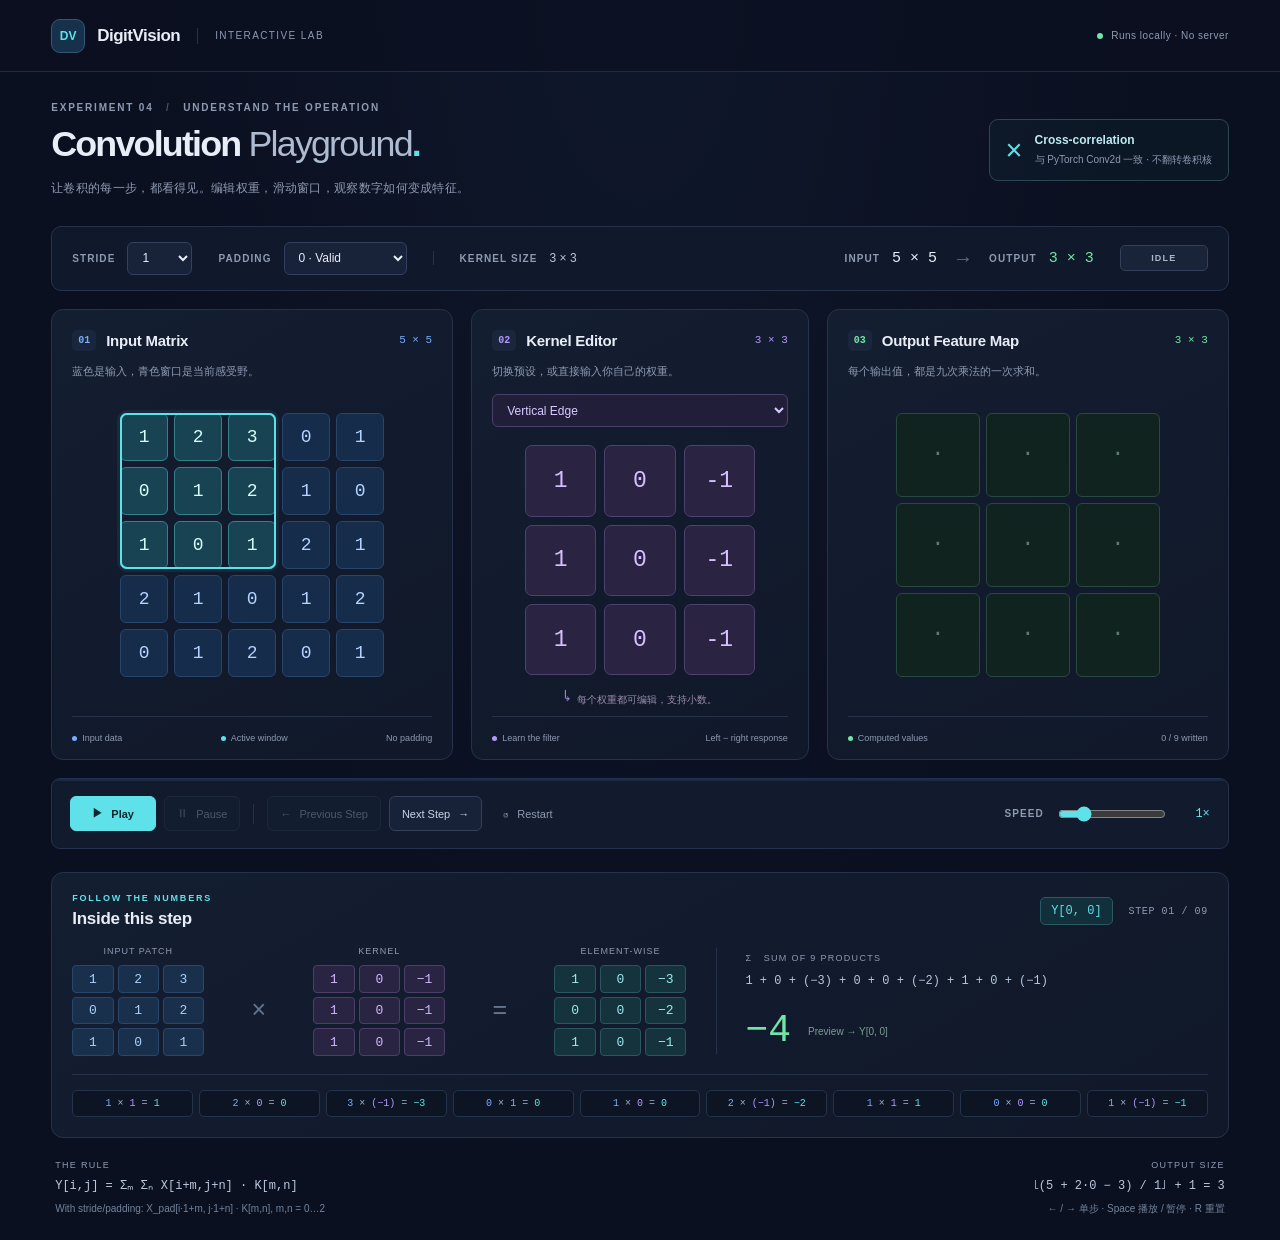
<file: prototypes/convolution_playground/index.html>
<!doctype html>
<html lang="zh-CN">
<head><link rel="icon" type="image/svg+xml" href="/digitvision/favicon.svg">
  <meta charset="utf-8">
  <meta name="viewport" content="width=device-width,initial-scale=1">
  <meta name="theme-color" content="#0B1020">
  <meta name="description" content="DigitVision 离线卷积实验：逐步观察真实的互相关计算。">
  <title>Convolution Playground · DigitVision</title>
  <link rel="stylesheet" href="styles.css">
  <script src="app.js" defer></script>
</head>
<body>
  <header class="topbar">
    <a class="brand" href="index.html" aria-label="DigitVision playground home"><span class="brand-mark">DV</span><strong>DigitVision</strong><span class="brand-divider"></span><span class="brand-section">INTERACTIVE LAB</span></a>
    <span class="offline"><i></i> Runs locally · No server</span>
  </header>
  <main>
    <section class="hero">
      <div><p class="eyebrow">EXPERIMENT 04 <span> / </span> UNDERSTAND THE OPERATION</p><h1>Convolution <span>Playground</span><span class="title-dot">.</span></h1><p class="subtitle">让卷积的每一步，都看得见。编辑权重，滑动窗口，观察数字如何变成特征。</p></div>
      <div class="operation-tag"><span>×</span><div><strong>Cross-correlation</strong><small>与 PyTorch Conv2d 一致 · 不翻转卷积核</small></div></div>
    </section>

    <section class="parameter-bar" aria-label="Convolution parameters">
      <div class="parameter"><label for="stride">STRIDE</label><select id="stride"><option value="1">1</option><option value="2">2</option></select></div>
      <div class="parameter"><label for="padding">PADDING</label><select id="padding"><option value="0">0 · Valid</option><option value="1">1 · Zero pad</option></select></div>
      <div class="parameter fixed"><span>KERNEL SIZE</span><strong>3 × 3</strong></div>
      <div class="shape-equation"><span>INPUT</span><strong>5 × 5</strong><b>→</b><span>OUTPUT</span><strong id="output-shape">3 × 3</strong></div>
      <span id="state-badge" class="state-badge" data-state="IDLE">IDLE</span>
    </section>

    <section class="workspace" aria-label="Convolution workspace">
      <article class="card input-card">
        <div class="card-heading"><div><span class="section-number blue">01</span><h2>Input Matrix</h2></div><span class="dimension blue" id="input-shape">5 × 5</span></div>
        <p class="card-caption">蓝色是输入，青色窗口是当前感受野。</p>
        <div class="matrix-stage"><div id="input-grid" class="matrix input-grid" role="grid" aria-label="Padded input matrix"></div></div>
        <div class="card-footer"><span><i class="legend-dot blue-bg"></i>Input data</span><span><i class="legend-dot cyan-bg"></i>Active window</span><span id="padding-note">No padding</span></div>
      </article>

      <article class="card kernel-card">
        <div class="card-heading"><div><span class="section-number purple">02</span><h2>Kernel Editor</h2></div><span class="dimension purple">3 × 3</span></div>
        <p class="card-caption">切换预设，或直接输入你自己的权重。</p>
        <label class="sr-only" for="preset">Kernel preset</label>
        <select id="preset" class="preset"><option value="vertical">Vertical Edge</option><option value="horizontal">Horizontal Edge</option><option value="diagonal">Diagonal Edge</option><option value="custom">Custom</option></select>
        <div id="kernel-grid" class="kernel-grid" aria-label="Editable kernel weights"></div>
        <p class="kernel-hint"><span>↳</span> 每个权重都可编辑，支持小数。</p>
        <p id="kernel-error" class="error" role="alert" hidden></p>
        <div class="card-footer"><span><i class="legend-dot purple-bg"></i>Learn the filter</span><span id="preset-description">Left − right response</span></div>
      </article>

      <article class="card output-card">
        <div class="card-heading"><div><span class="section-number green">03</span><h2>Output Feature Map</h2></div><span class="dimension green" id="output-dimension">3 × 3</span></div>
        <p class="card-caption">每个输出值，都是九次乘法的一次求和。</p>
        <div class="matrix-stage"><div id="output-grid" class="matrix output-grid" role="grid" aria-label="Output feature map"></div></div>
        <div class="card-footer"><span><i class="legend-dot green-bg"></i>Computed values</span><span id="written-count">0 / 9 written</span></div>
      </article>
    </section>

    <section class="transport" aria-label="Animation controls">
      <div class="progress-line"><div id="progress-fill"></div></div>
      <div class="transport-buttons">
        <button id="play" class="button primary"><span aria-hidden="true">▶</span> Play</button>
        <button id="pause" class="button" disabled><span aria-hidden="true">Ⅱ</span> Pause</button>
        <span class="control-divider"></span>
        <button id="previous" class="button" disabled><span aria-hidden="true">←</span> Previous Step</button>
        <button id="next" class="button">Next Step <span aria-hidden="true">→</span></button>
        <button id="restart" class="button ghost"><span aria-hidden="true">↺</span> Restart</button>
      </div>
      <div class="speed-control"><label for="speed">SPEED</label><input id="speed" type="range" min="0.5" max="3" step="0.5" value="1"><output id="speed-value" for="speed">1×</output></div>
      <div id="progress-announcement" class="sr-only" role="status" aria-live="polite"></div>
    </section>

    <section class="card calculation">
      <div class="calculation-heading"><div><p class="eyebrow cyan">FOLLOW THE NUMBERS</p><h2>Inside this step</h2></div><div class="step-location"><span id="current-position">Y[0, 0]</span><span id="step-number">STEP 01 / 09</span></div></div>
      <div class="calculation-content">
        <div class="dot-product">
          <div class="mini-block"><span>INPUT PATCH</span><div id="patch-grid" class="mini-grid patch-grid"></div></div>
          <span class="math-operator">×</span>
          <div class="mini-block"><span>KERNEL</span><div id="weight-grid" class="mini-grid weight-grid"></div></div>
          <span class="math-operator">=</span>
          <div class="mini-block"><span>ELEMENT-WISE</span><div id="product-grid" class="mini-grid product-grid"></div></div>
        </div>
        <div class="summation"><span class="sum-label">Σ &nbsp; SUM OF 9 PRODUCTS</span><div id="sum-expression" class="sum-expression"></div><div class="sum-result"><strong id="current-sum">−4</strong><span id="sum-destination">Preview → Y[0, 0]</span></div></div>
      </div>
      <div id="multiplication-terms" class="multiplication-terms" aria-label="Nine element-wise multiplication equations"></div>
    </section>

    <footer class="formula-footer">
      <div><span class="formula-label">THE RULE</span><code>Y[i,j] = Σₘ Σₙ X[i+m,j+n] · K[m,n]</code><small id="stride-formula">With stride/padding: X_pad[i·1+m, j·1+n] · K[m,n], m,n = 0…2</small></div>
      <div class="size-rule"><span>OUTPUT SIZE</span><code id="size-formula">⌊(5 + 2·0 − 3) / 1⌋ + 1 = 3</code><small>← / → 单步 · Space 播放 / 暂停 · R 重置</small></div>
    </footer>
    <details id="qa-panel" hidden><summary>Browser self-test report</summary><pre id="qa-report"></pre></details>
  </main>
</body>
</html>
</file>
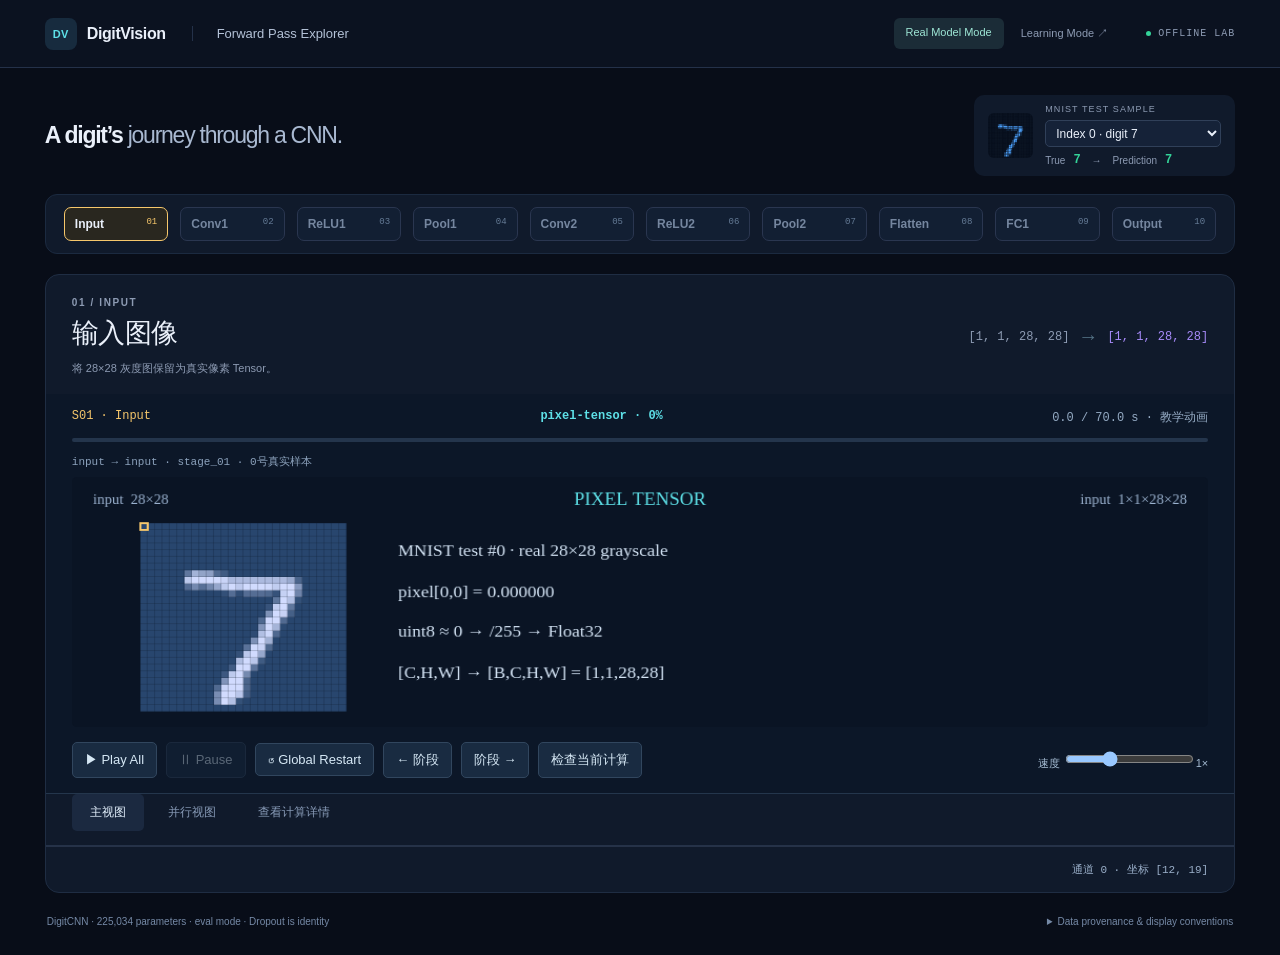
<file: prototypes/forward_pass_explorer/index.html>
<!doctype html>
<html lang="zh-CN">
<head><link rel="icon" type="image/svg+xml" href="/digitvision/favicon.svg">
<meta charset="utf-8"><meta name="viewport" content="width=device-width,initial-scale=1">
<meta name="theme-color" content="#080D18">
<title>Forward Pass Explorer · DigitVision</title>
<link rel="stylesheet" href="styles.css"><link rel="stylesheet" href="information_architecture.css"><link rel="stylesheet" href="global_engine.css"><link rel="stylesheet" href="advanced_spatial.css?v=122">

<script src="../../release-bootstrap.js?release=20261120c" data-explorer="2d" defer></script>
<link rel="stylesheet" href="dense_story.css?release=20261120c">
</head>
<body>
<header class="topbar">
  <a class="brand" href="index.html"><span class="brand-symbol">DV</span><strong>DigitVision</strong></a>
  <span class="page-name">Forward Pass Explorer</span>
  <nav aria-label="Data modes"><span class="mode active">Real Model Mode</span><a class="mode" href="../convolution_playground/index.html" target="_blank" rel="noopener" title="人工教学矩阵，与真实模型数据分开">Learning Mode ↗</a></nav>
  <span class="local-badge"><i></i> OFFLINE LAB</span>
</header>
<main>
  <section class="intro">
    <div><p class="eyebrow">NEURAL SCIENCE LAB / EXPERIMENT 06</p><h1>A digit’s <span>journey through a CNN.</span></h1><p class="subtitle">沿着真实数据，探索每一层内部的计算。Python 完成推理，浏览器回放真实记录。</p></div>
    <div class="sample-picker"><canvas id="sample-preview" width="64" height="64" aria-label="Selected MNIST sample"></canvas><div><label for="sample">MNIST TEST SAMPLE</label><select id="sample"></select><div class="sample-labels">True <strong id="true-label">7</strong><span>→</span>Prediction <strong id="predicted-label">7</strong></div></div></div>
  </section>

  <section class="network-shell" aria-label="Global forward pass">
    <div class="section-line"><span>THE FORWARD PASS</span><span id="network-progress">Input / 10 layers</span></div>
    <div id="pipeline" class="pipeline" role="navigation" aria-label="CNN layers"></div>
    <div class="global-controls">
      <div class="button-group"><button id="global-play" class="button primary">▶ Play All</button><button id="global-pause" class="button" disabled>Ⅱ Pause</button><button id="global-previous" class="button">← Previous Layer</button><button id="global-next" class="button">Next Layer →</button><button id="global-restart" class="button ghost">↺ Restart</button></div>
      <div class="speed"><label for="global-speed">Global speed</label><input id="global-speed" type="range" min="0.5" max="8" step="0.5" value="1"><output id="global-speed-label">1×</output></div>
      <span id="global-status" class="status">IDLE</span>
    </div>
  </section>

  <section id="stage" class="stage">
    <div class="stage-heading"><div><p id="stage-category" class="eyebrow">01 / INPUT</p><h2 id="stage-title">From image to tensor</h2><p id="stage-description">真实 MNIST 图像，保留原始 [0,1] 像素值。</p></div><div class="stage-shape"><span id="stage-input-shape"></span><b>→</b><strong id="stage-output-shape"></strong></div></div>
    <section id="multi-channel-overview" class="mc-overview" hidden aria-label="Parallel tensor channel overview"></section>
    <div class="selection-bar">
      <label id="channel-control">Output channel <select id="channel"></select></label>
      <label id="input-channel-control">Input channel <select id="input-channel"></select></label>
      <label id="row-control">Row <input id="row" type="number" min="0" value="0"></label>
      <label id="col-control">Column <input id="col" type="number" min="0" value="0"></label>
      <label id="neuron-control">Neuron / digit <input id="neuron" type="number" min="0" value="0"></label>
      <label id="flat-control">Vector index <input id="flat-index" type="number" min="0" max="1599" value="0"></label>
      <span class="real-indicator"><i></i> Actual weights · actual activations</span>
    </div>
    <div id="layer-animation-controls" class="layer-animation-controls" hidden><label>Animation mode <select id="layer-animation-mode"><option value="fast">Fast Overview · 2–4 s</option><option value="detailed">Detailed · 10–20 s</option><option value="step">Step · 手动比较</option></select></label><span id="layer-animation-duration"></span><span id="layer-animation-state"></span><p>当前通道的独立运算视图 · 32 个通道可并行处理 · 动画仅回放真实记录，不代表推理耗时。</p></div>
    <div id="conv1-mode-controls" class="conv1-mode-controls" hidden><label>Animation mode <select id="conv1-mode"><option value="fast">Fast Overview · 2–4 s</option><option value="detailed">Detailed · 10–20 s</option><option value="step">Step · 手动检查</option></select></label><span id="conv1-duration"></span><span id="conv1-inspection-status"></span><p>仅回放真实记录，不模拟 CNN 实际耗时；32 个输出通道可并行计算，不是逐通道串行扫描。</p></div>
    <div class="operation-toolbar">    <div class="local-controls"><div class="button-group"><button id="local-play" class="button secondary">▶ Play</button><button id="local-pause" class="button" disabled>Ⅱ Pause</button><button id="local-previous" class="button">← Previous Step</button><button id="local-next" class="button">Next Step →</button><button id="local-restart" class="button ghost">↺ Restart</button></div><div class="speed"><label for="local-speed">Local speed</label><input id="local-speed" type="range" min="0.5" max="8" step="0.5" value="1"><output id="local-speed-label">1×</output></div></div>
    <div class="timeline"><div id="local-progress"></div></div>
<div class="local-step"><span id="local-position">STEP 0</span><span id="local-status" class="status">IDLE</span></div></div>
    <div class="stage-grid">
      <article class="tensor-pane"><div class="pane-heading"><h3 id="source-title">Input image</h3><button class="icon-button" id="zoom-source" aria-label="Enlarge source feature map">↗</button></div><div class="canvas-shell"><canvas id="source-canvas" width="360" height="360" aria-label="Source tensor; click to select a spatial location"></canvas><span id="receptive-window" aria-hidden="true" hidden></span></div><p id="source-caption" class="tensor-caption"></p><canvas id="input-bank" class="bank-canvas" width="480" height="240" aria-label="32 real input feature maps, click a channel" hidden></canvas></article>
      <article class="operation-pane"><p id="operation-label" class="eyebrow cyan">LOCAL COMPUTATION</p><div id="operation-content"></div><canvas id="contributions" width="600" height="170" aria-label="Signed channel or group contributions; click to inspect" hidden></canvas><canvas id="kernel-bank" class="bank-canvas" width="480" height="240" aria-label="All 32 real 3 by 3 kernels for this Conv2 output channel" hidden></canvas><div id="operation-note" class="operation-note"></div></article>
      <article class="tensor-pane"><div class="pane-heading"><h3 id="target-title">Recorded output</h3><button class="icon-button" id="zoom-target" aria-label="Enlarge output feature map">↗</button></div><canvas id="target-canvas" width="360" height="360" aria-label="Output tensor; click to select a spatial location"></canvas><div id="probability-chart" class="probability-chart" hidden></div><p id="target-caption" class="tensor-caption"></p></article>
    </div>
    <div id="channel-strip-wrap" class="channel-strip-wrap"><div class="section-line"><span id="channel-strip-title">FEATURE MAPS</span><span>Click a channel to inspect</span></div><div id="channel-strip" class="channel-strip"></div></div>
  </section>

  <section class="inspector" aria-label="Local operation inspector">
    <div class="inspector-heading"><div><span class="eyebrow">OPERATION INSPECTOR</span><h2 id="local-heading">Pixel → Tensor</h2></div></div>
    <div class="inspector-grid"><div><p class="field-label">EXACT COMPUTATION</p><div id="conv1-input-detail" class="conv1-input-detail"></div><div id="term-grid" class="term-grid"></div><p id="calculation-formula" class="calculation-formula"></p></div><div class="numeric-result"><span id="result-label">RECORDED VALUE</span><strong id="result-value">0</strong><p id="result-detail"></p><div id="consistency" class="consistency">Float tolerance: abs 1e−4 + rel 1e−5</div></div></div>
  </section>

  <footer><span>DigitCNN · 225,034 parameters · eval mode · Dropout is identity</span><details><summary>Data provenance & display conventions</summary><p id="provenance"></p><p>颜色按当前张量范围缩放，仅改变显示，不改变数值。原始卷积与 ReLU 节点分开；卷积面板中的 ReLU 是下一节点的结果预览。分组连接线表示真实贡献之和，不代表单个权重。</p><p>Space：全局播放/暂停；← / →：局部单步；R：全局重置。使用表单时不会拦截这些快捷键。</p></details></footer>
  <section id="qa-panel" hidden><h2>Offline browser verification</h2><pre id="qa-report"></pre></section>
  <p id="app-error" role="alert" hidden></p>
</main>
<dialog id="zoom-dialog"><div class="zoom-heading"><h2 id="zoom-title">Feature map</h2><button id="zoom-close" class="button">Close ×</button></div><canvas id="zoom-canvas" width="560" height="560"></canvas><p id="zoom-caption"></p></dialog>
</body></html>
</file>
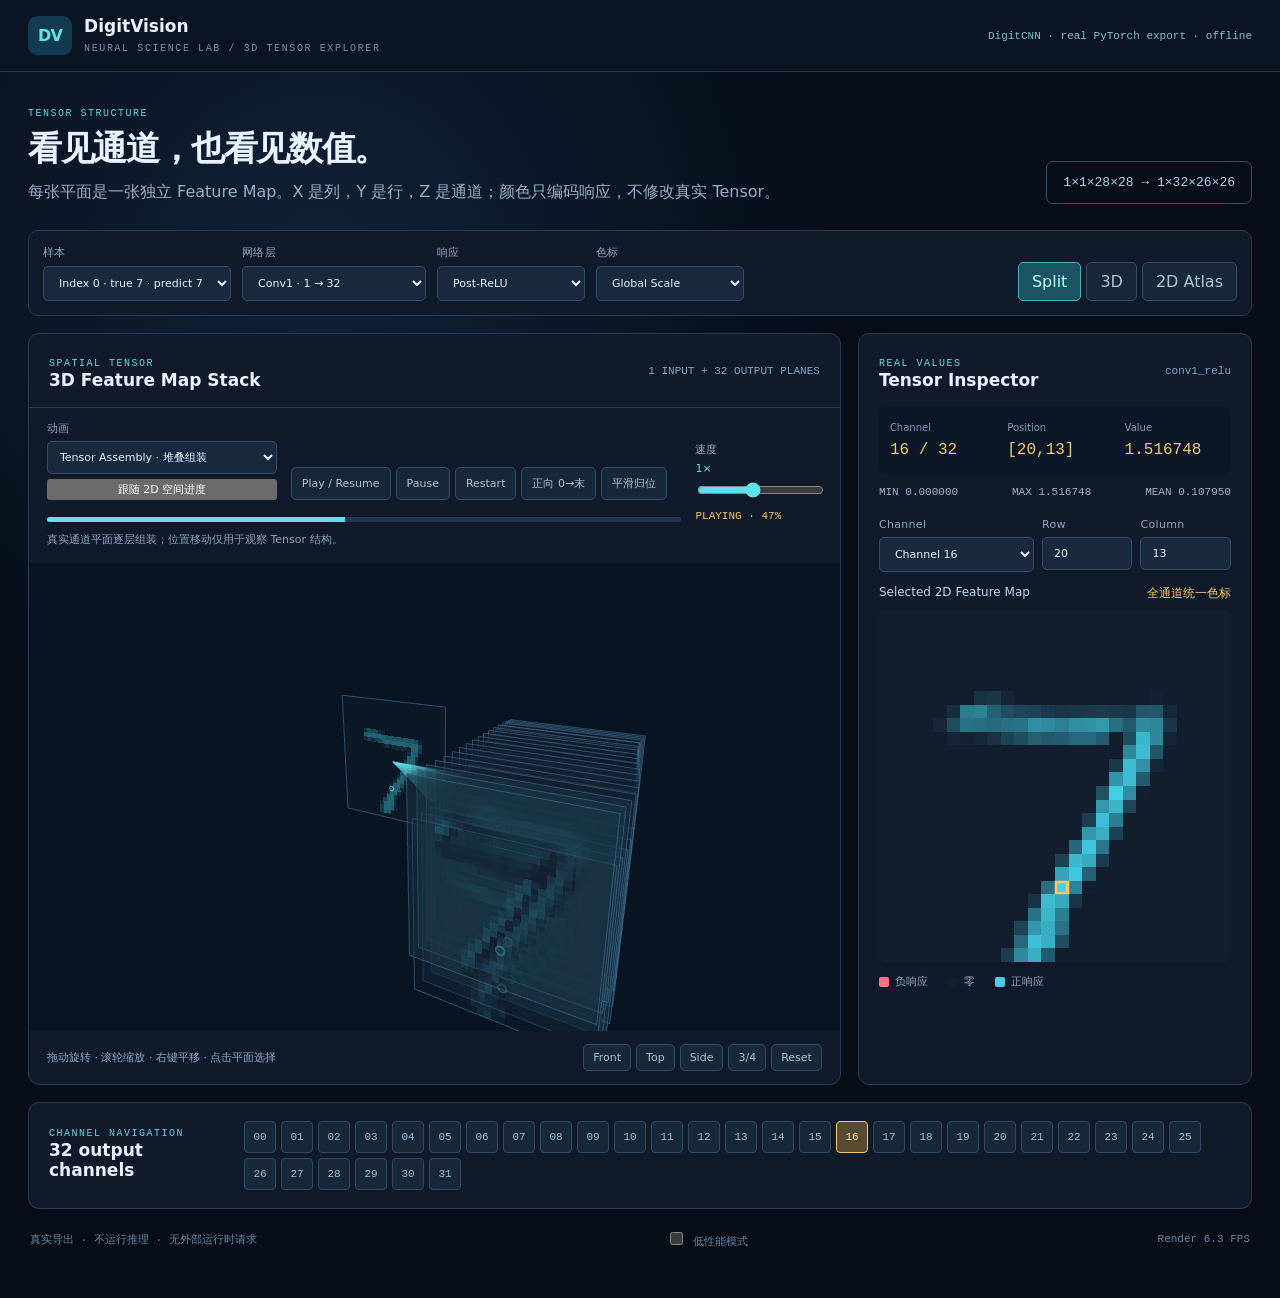
<file: prototypes/tensor_explorer_3d/index.html>
<!doctype html>
<html lang="zh-CN"><head><link rel="icon" type="image/svg+xml" href="/digitvision/favicon.svg"><meta charset="utf-8"><meta name="viewport" content="width=device-width,initial-scale=1"><title>DigitVision · 3D Tensor Explorer</title><link rel="stylesheet" href="./styles.css?v=12"><link rel="stylesheet" href="./animation.css"><link rel="stylesheet" href="./processing.css"><script src="../../release-bootstrap.js?release=20261120c" data-explorer="3d" defer></script>
</head>
<body>
<header><div class="brand"><span class="brand-mark">DV</span><div><strong>DigitVision</strong><small>NEURAL SCIENCE LAB / 3D TENSOR EXPLORER</small></div></div><div class="model-note">DigitCNN · real PyTorch export · offline</div></header>
<main>
<section class="intro"><div><p class="eyebrow">TENSOR STRUCTURE</p><h1>看见通道，也看见数值。</h1><p>每张平面是一张独立 Feature Map。X 是列，Y 是行，Z 是通道；颜色只编码响应，不修改真实 Tensor。</p></div><div id="shape-chip">[1,32,26,26]</div></section>
<section class="toolbar" aria-label="Tensor controls">
<label>样本<select id="sample"></select></label><label>网络层<select id="layer"><option value="conv1">Conv1 · 1 → 32</option><option value="conv2">Conv2 · 32 → 64</option><option value="pool1">Pool1 · 26 → 13</option><option value="pool2">Pool2 · 11 → 5</option><option value="relu1">ReLU1 · 26 × 26</option><option value="relu2">ReLU2 · 11 × 11</option><option value="flatten">Flatten · 64×5×5 → 1600</option></select></label>
<label>响应<select id="activation"><option value="pre">Pre-ReLU</option><option value="relu">Post-ReLU</option></select></label>
<label>色标<select id="scale"><option value="global">Global Scale</option><option value="channel">Per-Channel Scale</option></select></label>
<div class="view-tabs" role="group" aria-label="View mode"><button data-view="split" class="active">Split</button><button data-view="3d">3D</button><button data-view="2d">2D Atlas</button></div>
</section>
<section class="workspace" id="workspace" data-view="split">
<div class="scene-panel"><div class="panel-heading"><div><span class="eyebrow">SPATIAL TENSOR</span><h2>3D Feature Map Stack</h2></div><span id="scene-status">初始化中</span></div><div id="scene"></div><div class="scene-hud"><span>拖动旋转 · 滚轮缩放 · 右键平移 · 点击平面选择</span><div class="camera-buttons"><button data-camera="front">Front</button><button data-camera="top">Top</button><button data-camera="side">Side</button><button data-camera="three-quarter">3/4</button><button id="reset-camera">Reset</button></div></div>
<div class="animation-bar" aria-label="Tensor animation controls"><label>动画<select id="anim-mode"><option value="assembly">Tensor Assembly · 堆叠组装</option><option value="scan">Channel Scanning · 通道扫描</option><option value="tracking">Spatial Tracking · 同坐标追踪</option><option value="separation">Channel Separation · 通道分离</option><option value="flow">Tensor Data Flow · 观察方向</option><option value="spatial">Spatial Processing Scan · 空间窗口</option><option value="flatten">Flatten · 元素到向量</option></select></label><div class="animation-buttons"><button id="anim-play">Play / Resume</button><button id="anim-pause">Pause</button><button id="anim-restart">Restart</button><button id="anim-direction">正向 0→末</button><button id="anim-return">平滑归位</button></div><label>速度 <output id="anim-speed-label">1×</output><input id="anim-speed" type="range" min="0.25" max="2" step="0.25" value="1"></label><div class="animation-progress"><div id="anim-progress"></div></div><span id="anim-status">IDLE · 0%</span><p id="anim-note">真实通道平面逐层组装；位置移动仅用于观察 Tensor 结构。</p></div></div>
<div class="analysis-panel"><div class="panel-heading"><div><span class="eyebrow">REAL VALUES</span><h2>Tensor Inspector</h2></div><span id="tensor-key"></span></div>
<div class="inspector-grid"><div><small>Channel</small><strong id="channel-label">—</strong></div><div><small>Position</small><strong id="position-label">—</strong></div><div><small>Value</small><strong id="value-label">—</strong></div></div>
<div class="stats"><span id="min-label"></span><span id="max-label"></span><span id="mean-label"></span></div>
<div class="coordinates"><label>Channel<select id="channel"></select></label><label>Row<input id="row" type="number" min="0" value="12"></label><label>Column<input id="col" type="number" min="0" value="12"></label></div>
<div id="stack-side" class="side-tabs"><button data-side="input">32 input channels</button><button data-side="output" class="active">64 output channels</button></div>
<div class="map-title"><span>Selected 2D Feature Map</span><span id="scale-note">统一色标</span></div><canvas id="detail-map" width="312" height="312" aria-label="选中通道的二维真实特征图"></canvas>
<div class="legend"><span><i class="negative"></i>负响应</span><span><i class="zero"></i>零</span><span><i class="positive"></i>正响应</span></div>
<div class="response-panel" id="response-panel" hidden><div class="map-title"><span>同坐标跨通道真实响应</span><span id="response-count">0 / 32</span></div><canvas id="response-chart" width="312" height="124" aria-label="所有通道在当前坐标的真实响应曲线"></canvas></div>
<div class="response-panel" id="processing-panel" hidden><div class="map-title"><span>空间处理游标</span><span id="processing-step"></span></div><p id="processing-coordinates"></p><div id="processing-candidates" class="processing-candidates" hidden><span></span><span></span><span></span><span></span></div><p id="processing-stage"></p><p id="processing-math"></p></div>
</div>
</section>
<section class="atlas-section" id="atlas-section"><div class="panel-heading"><div><span class="eyebrow">ALL CHANNELS</span><h2>2D Channel Atlas</h2></div><span>点击缩略图选择通道 · 所有通道同一坐标已标记</span></div><canvas id="atlas" width="896" height="480" aria-label="全部通道二维总览"></canvas></section>
<section class="navigation"><div><span class="eyebrow">CHANNEL NAVIGATION</span><h2 id="navigation-title">32 channels</h2></div><div id="channel-nav" class="channel-nav"></div></section>
<section class="conv2-panel" id="flatten-panel" hidden><div class="panel-heading"><div><span class="eyebrow">NCHW → VECTOR</span><h2>真实元素身份映射</h2></div><span id="flatten-label"></span></div><canvas id="flatten-canvas" width="800" height="145" style="display:block;width:100%;height:auto;background:#0b1728" aria-label="选中二维元素移动到一维向量索引"></canvas><p>每个元素保留 C、Row、Column 身份；下方连续条带保留已访问的真实向量值。</p></section>
<section class="conv2-panel" id="conv2-panel" hidden><div class="panel-heading"><div><span class="eyebrow">32 → 64 · REAL CONVOLUTION</span><h2>32 路输入，共同生成一个输出通道</h2></div><button id="demo-filters">播放 64 Filter 教学顺序</button></div><p>每个输出 Filter 都读取全部 32 个输入通道，使用不同的训练权重。64 张输出图在真实 CNN 中并行计算；下方依次展示只用于教学。</p><div class="fusion-summary"><span id="filter-label"></span><span id="sum-label"></span><span id="bias-label"></span><strong id="output-label"></strong></div><div class="conv2-detail"><div><h3>选中输入通道的 3×3 权重</h3><div id="kernel-grid" class="kernel-grid"></div><h3>对应 3×3 输入区域</h3><div id="patch-grid" class="kernel-grid"></div></div><div><h3>32 个真实局部贡献</h3><div id="contribution-list" class="contribution-list"></div></div></div><p id="conv2-check"></p></section>
<footer><span>真实导出 · 不运行推理 · 无外部运行时请求</span><label><input type="checkbox" id="low-power"> 低性能模式</label><span id="fps">FPS —</span></footer>
</main>


</body></html>
</file>
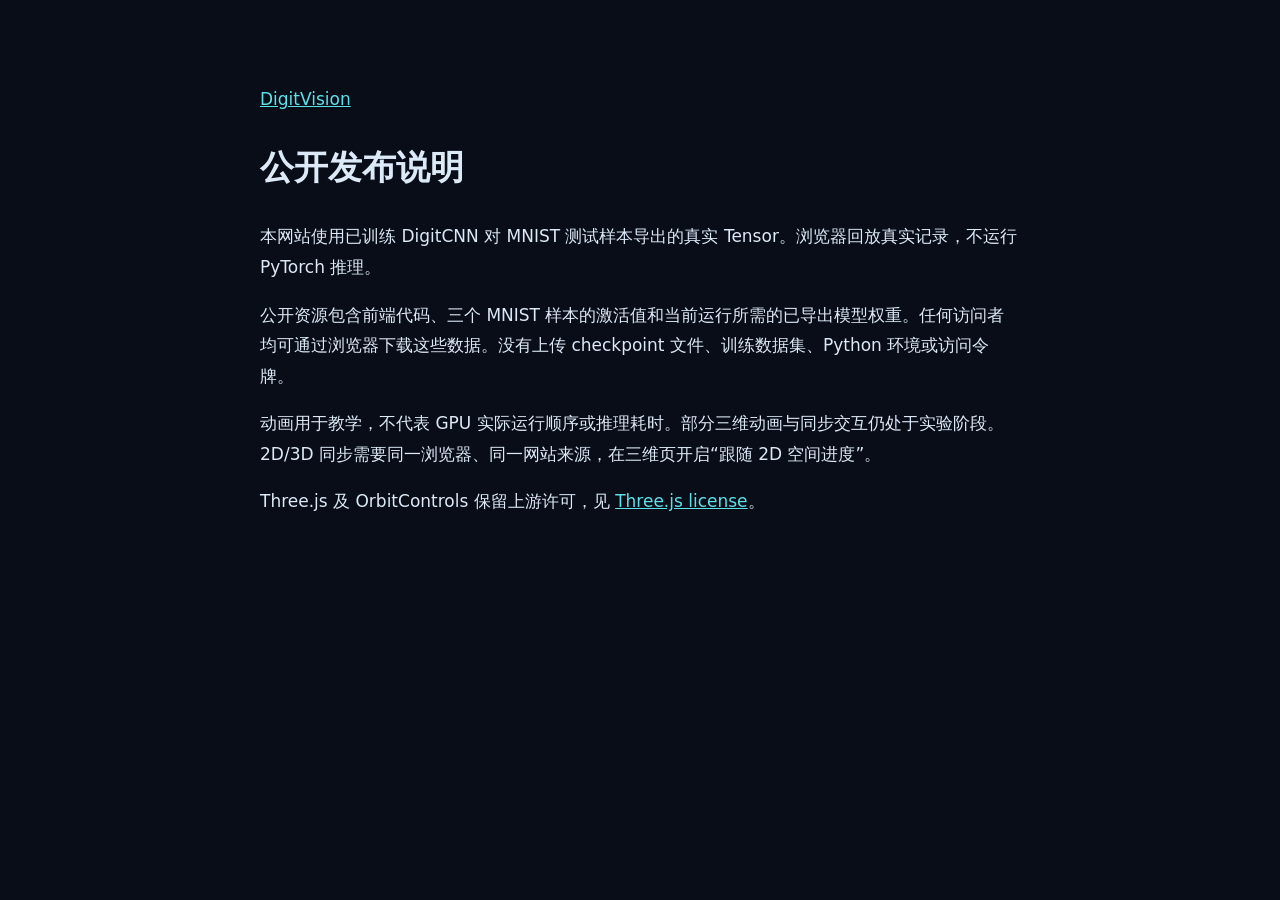
<file: release-notes.html>
<!doctype html><meta charset="utf-8"><title>DigitVision · Release notes</title><body style="max-width:760px;margin:60px auto;padding:24px;background:#080d18;color:#dce9f6;font:17px/1.8 system-ui"><a href="/digitvision/" style="color:#5ee1e8">DigitVision</a><h1>公开发布说明</h1><p>本网站使用已训练 DigitCNN 对 MNIST 测试样本导出的真实 Tensor。浏览器回放真实记录，不运行 PyTorch 推理。</p><p>公开资源包含前端代码、三个 MNIST 样本的激活值和当前运行所需的已导出模型权重。任何访问者均可通过浏览器下载这些数据。没有上传 checkpoint 文件、训练数据集、Python 环境或访问令牌。</p><p>动画用于教学，不代表 GPU 实际运行顺序或推理耗时。部分三维动画与同步交互仍处于实验阶段。2D/3D 同步需要同一浏览器、同一网站来源，在三维页开启“跟随 2D 空间进度”。</p><p>Three.js 及 OrbitControls 保留上游许可，见 <a href="/digitvision/prototypes/tensor_explorer_3d/vendor/THREE-LICENSE.txt" style="color:#5ee1e8">Three.js license</a>。</p></body>
</file>
<file: prototypes/convolution_playground/styles.css>
@charset "UTF-8";
:root{color-scheme:dark;--bg:#0b1020;--panel:#11192b;--panel-deep:#0c1425;--line:#26324b;--text:#e8edf7;--muted:#8e9ab2;--blue:#75adff;--purple:#b397ff;--cyan:#5ee1e8;--green:#72e5a6;--amber:#f2c982;font-family:Inter,"Segoe UI","Microsoft YaHei",sans-serif}
*{box-sizing:border-box}body{margin:0;background:radial-gradient(ellipse at 50% 0%,#14213b66,transparent 58%),var(--bg);color:var(--text);font-size:14px}button,input,select{font:inherit}button,select,input[type=range]{cursor:pointer}button:focus-visible,input:focus-visible,select:focus-visible,a:focus-visible{outline:2px solid var(--cyan);outline-offset:4px}button:disabled{opacity:.32;cursor:not-allowed}button{transition:background .18s,border-color .18s,transform .18s}button:not(:disabled):active{transform:translateY(1px)}.topbar{height:72px;padding:0 4%;border-bottom:1px solid #202c43;display:flex;align-items:center;justify-content:space-between;background:#0b1020aa}.brand{display:flex;align-items:center;gap:12px;color:var(--text);text-decoration:none}.brand-mark{width:34px;height:34px;display:grid;place-items:center;font-size:12px;font-weight:800;background:#16314b;border:1px solid #345774;border-radius:9px;color:var(--cyan)}.brand strong{font-size:17px;letter-spacing:-.5px}.brand-divider{height:16px;width:1px;background:var(--line);margin:0 5px}.brand-section,.offline{font-size:10px;letter-spacing:1.4px;color:var(--muted)}.offline{display:flex;gap:8px;align-items:center;letter-spacing:.5px}.offline i{width:6px;height:6px;background:var(--green);border-radius:50%}main{max-width:1490px;padding:30px 4% 25px;margin:auto}.hero{display:flex;align-items:center;justify-content:space-between;gap:18px;margin-bottom:27px}.eyebrow{font-size:10px;font-weight:650;letter-spacing:1.8px;color:var(--muted);margin:0 0 11px}.eyebrow span{margin:0 8px;color:#42536e}h1{font-size:clamp(26px,2.8vw,42px);letter-spacing:-1.8px;margin:0;line-height:1.15;font-weight:650}h1>span:first-of-type{font-weight:350;color:#aebbd1}.title-dot{color:var(--cyan)}.subtitle{color:var(--muted);font-size:12px;margin:13px 0 0;line-height:1.7;letter-spacing:.3px}.operation-tag{display:flex;align-items:center;gap:12px;background:#112b3444;border:1px solid #2c4854;border-radius:9px;padding:13px 16px;flex-shrink:0}.operation-tag>span{font-size:29px;color:var(--cyan);font-weight:300}.operation-tag strong{font-size:12px;font-weight:600;display:block;color:#bdebf0}.operation-tag small{font-size:10px;display:block;color:var(--muted);margin-top:6px}.parameter-bar{display:flex;align-items:center;gap:26px;padding:15px 20px;border:1px solid var(--line);border-radius:10px;background:#10192b;margin-bottom:18px}.parameter{display:flex;gap:12px;align-items:center}.parameter label,.parameter>span,.shape-equation>span,.speed-control label{font-size:10px;font-weight:650;letter-spacing:1.1px;color:var(--muted)}select{background:#18233a;border:1px solid #33415e;color:var(--text);padding:7px 26px 7px 10px;border-radius:6px;font-size:12px;min-height:33px}.parameter.fixed{border-left:1px solid var(--line);padding-left:26px}.parameter.fixed strong{font-size:12px;color:#bbc5d9;font-weight:500}.shape-equation{display:flex;align-items:center;gap:12px;margin-left:auto}.shape-equation strong{font-family:Consolas,monospace;font-size:15px;font-weight:500}.shape-equation strong:last-child{color:var(--green)}.shape-equation b{font-size:20px;color:#5d708d;margin:0 4px;font-weight:400}.state-badge{font-size:9px;font-weight:700;letter-spacing:1.2px;border-radius:5px;padding:7px 10px;background:#1a2438;color:#a8b6ca;border:1px solid #34405a;min-width:88px;text-align:center}.state-badge[data-state=PLAYING]{color:var(--cyan);background:#14323e;border-color:#2b6973}.state-badge[data-state=PAUSED]{color:var(--amber);background:#302a21;border-color:#66543a}.state-badge[data-state=COMPLETED]{color:var(--green);background:#17352c;border-color:#2b6652}.workspace{display:grid;grid-template-columns:1fr .84fr 1fr;gap:18px}.card{background:linear-gradient(150deg,#141e31,#101829);border:1px solid var(--line);border-radius:12px;overflow:hidden}.workspace>.card{padding:20px 20px 0;display:flex;flex-direction:column;min-width:0}.card-heading{display:flex;justify-content:space-between;align-items:center;gap:8px}.card-heading>div{display:flex;align-items:center;gap:10px}h2{font-size:15px;letter-spacing:-.25px;margin:0;font-weight:600}.section-number{font-family:Consolas,monospace;font-size:10px;font-weight:600;background:#1a263b;border-radius:5px;padding:5px 6px}.blue{color:var(--blue)}.purple{color:var(--purple)}.green{color:var(--green)}.cyan{color:var(--cyan)}.dimension{font-family:Consolas,monospace;font-size:11px;white-space:nowrap}.card-caption{font-size:11px;color:var(--muted);margin:11px 0 14px;line-height:1.7}.matrix-stage{min-height:258px;display:flex;justify-content:center;align-items:center;flex:1;padding:8px 0 17px}.matrix{position:relative;display:grid;gap:6px;width:min(100%,264px);aspect-ratio:1}.matrix-cell{display:flex;align-items:center;justify-content:center;font-family:Consolas,"SFMono-Regular",monospace;font-size:18px;min-width:0;border:1px solid #29456b;border-radius:6px;background:#152c4a;color:#b4d3ff;transition:background .22s,border-color .22s,color .22s}.input-grid[data-size="7"] .matrix-cell{font-size:15px}.matrix-cell.padding-cell{background:#111a2b;border:1px dashed #354157;color:#617087}.matrix-cell.covered{background:#174352;border-color:#37818b;color:#d6fbfb}.matrix-cell.padding-cell.covered{background:#162c36;color:#83adb4}.kernel-window{position:absolute;left:0;top:0;pointer-events:none;z-index:2;border:2px solid var(--cyan);border-radius:7px;box-shadow:0 0 0 3px #5ee1e811;transition:transform var(--move-duration,260ms) ease,width .2s,height .2s}.card-footer{display:flex;align-items:center;justify-content:space-between;gap:8px;min-height:43px;border-top:1px solid var(--line);font-size:9px;color:var(--muted);margin-top:12px}.card-footer>span{display:flex;align-items:center;gap:5px}.legend-dot{width:5px;height:5px;display:inline-block;border-radius:50%}.blue-bg{background:var(--blue)}.purple-bg{background:var(--purple)}.cyan-bg{background:var(--cyan)}.green-bg{background:var(--green)}.kernel-card .preset{width:100%;border-color:#494069;color:#d9caff;background:#211e39}.kernel-grid{display:grid;grid-template-columns:repeat(3,1fr);gap:8px;margin:18px auto 0;width:min(100%,230px);aspect-ratio:1}.kernel-grid input{width:100%;min-width:0;text-align:center;border:1px solid #4d426e;color:#d5bfff;background:#2a2342;font-family:Consolas,monospace;font-size:23px;border-radius:7px;-moz-appearance:textfield;appearance:textfield}.kernel-grid input::-webkit-inner-spin-button{display:none}.kernel-grid input:hover{background:#362a50;border-color:#9170bc}.kernel-grid input:invalid{border-color:#ee8f91}.kernel-hint{font-size:10px;text-align:center;color:#9a8bae;margin:14px 0 9px}.kernel-hint span{font-size:15px;color:var(--purple);margin-right:4px}.kernel-card .card-footer{margin-top:auto}.error{font-size:10px;color:#ffa7ab;margin:4px 0 8px;line-height:1.5}.output-grid{max-width:264px}.output-cell{background:#10231f;border:1px solid #29483f;color:#5b7d70;font-size:22px}.output-cell.filled{color:#b0f6ce;border-color:#3a7960}.output-cell.current{border-color:var(--green);box-shadow:inset 0 0 0 1px #72e5a62a}.transport{position:relative;display:flex;justify-content:space-between;align-items:center;gap:18px;background:#121b2d;border:1px solid var(--line);border-radius:9px;padding:17px 18px;margin:18px 0 23px;overflow:hidden}.progress-line{position:absolute;top:0;left:0;right:0;height:2px;background:#1b2a40}.progress-line>div{height:100%;background:linear-gradient(90deg,var(--cyan),var(--green));width:0;transition:width .25s}.transport-buttons{display:flex;gap:8px;align-items:center}.button{display:inline-flex;justify-content:center;align-items:center;gap:8px;border:1px solid #344159;background:#172238;color:#cad5e7;padding:9px 12px;border-radius:6px;white-space:nowrap;font-size:11px;min-height:35px}.button:hover:not(:disabled){border-color:#6a809e;background:#203049}.button.primary{background:var(--cyan);border-color:var(--cyan);color:#09272d;font-weight:700;min-width:86px}.button.primary:hover:not(:disabled){background:#9bf1f4}.button.ghost{border-color:transparent;background:transparent;color:var(--muted)}.control-divider{width:1px;height:20px;background:var(--line);margin:0 5px}.speed-control{display:flex;align-items:center;gap:12px}.speed-control input{accent-color:var(--cyan);width:108px}.speed-control output{font-family:Consolas,monospace;color:var(--cyan);font-size:12px;width:30px;text-align:right}.calculation{padding:20px}.calculation-heading{display:flex;align-items:center;justify-content:space-between}.calculation-heading .eyebrow{font-size:9px;margin-bottom:6px}.calculation-heading h2{font-size:17px}.step-location{display:flex;align-items:center;gap:16px;font-family:Consolas,monospace}.step-location>span:first-child{color:var(--cyan);border:1px solid #2a5863;background:#12303b;padding:6px 10px;border-radius:5px;font-size:12px}.step-location>span:last-child{font-size:10px;color:var(--muted);letter-spacing:.6px}.calculation-content{display:grid;grid-template-columns:1fr .8fr;gap:30px;align-items:center;margin:17px 0}.dot-product{display:flex;gap:14px;align-items:center;justify-content:space-between}.mini-block{flex:1;max-width:132px}.mini-block>span{display:block;font-size:9px;letter-spacing:1px;color:var(--muted);margin-bottom:9px;text-align:center}.mini-grid{display:grid;grid-template-columns:repeat(3,1fr);gap:4px}.mini-grid>div{aspect-ratio:1.5;display:grid;place-items:center;border-radius:4px;font-family:Consolas,monospace;font-size:13px}.patch-grid>div{background:#19304c;color:#a9cfff;border:1px solid #28476a}.weight-grid>div{background:#2a2443;color:#cfb6ff;border:1px solid #4d3e69}.product-grid>div{background:#14333c;color:#9ce9ed;border:1px solid #2a5660}.math-operator{font-size:25px;font-weight:300;color:#64768f;margin-top:17px}.summation{border-left:1px solid var(--line);padding-left:28px}.sum-label{font-size:9px;letter-spacing:1.3px;color:var(--muted)}.sum-expression{font-family:Consolas,monospace;color:#b7c7dd;line-height:1.8;font-size:12px;min-height:32px;margin:7px 0 5px}.sum-result{display:flex;align-items:center;gap:17px}.sum-result strong{font-family:Consolas,monospace;font-size:38px;font-weight:500;color:var(--green);line-height:1.2}.sum-result span{font-size:10px;color:#7c9d90}.multiplication-terms{display:grid;grid-template-columns:repeat(9,1fr);gap:6px;margin-top:18px;padding-top:15px;border-top:1px solid var(--line)}.term{background:#0d1525;border:1px solid #23334a;border-radius:5px;padding:7px 2px;text-align:center;font-family:Consolas,monospace;font-size:10px;color:#9cacc3}.term .term-input{color:var(--blue)}.term .term-weight{color:var(--purple)}.term .term-product{color:var(--cyan)}.formula-footer{display:flex;justify-content:space-between;gap:20px;padding:22px 4px 0}.formula-footer>div{display:flex;flex-direction:column;gap:8px}.formula-label,.size-rule>span{font-size:9px;color:var(--muted);letter-spacing:1.3px}.formula-footer code{font-family:Consolas,"Microsoft YaHei",monospace;font-size:12px;color:#bbc9dd}.formula-footer small{font-size:10px;color:#73839c;line-height:1.5}.size-rule{text-align:right}.sr-only{position:absolute;width:1px;height:1px;padding:0;margin:-1px;overflow:hidden;clip:rect(0,0,0,0);white-space:nowrap;border:0}#qa-panel{margin-top:20px;padding:15px;border:1px solid var(--line);background:#10192b}#qa-report{white-space:pre-wrap;overflow-wrap:anywhere;font-size:11px}
@media(min-width:1600px){main{padding-top:40px}.matrix-stage{min-height:285px}}
@media(max-width:1100px){.operation-tag{display:none}.parameter-bar{gap:17px}.parameter.fixed{padding-left:17px}.shape-equation{gap:8px}.workspace{gap:12px}.workspace>.card{padding:16px 14px 0}.card-heading>div{gap:7px}h2{font-size:13px}.card-footer{font-size:8px}.transport{flex-wrap:wrap}.speed-control{margin-left:auto}.calculation-content{gap:18px}.summation{padding-left:18px}.multiplication-terms{grid-template-columns:repeat(3,1fr)}}
@media(max-width:760px){.topbar{height:60px}.brand-section,.brand-divider{display:none}.offline{font-size:9px}.hero{margin-bottom:20px}main{padding-top:24px}h1{font-size:30px;letter-spacing:-1px}.subtitle{font-size:11px}.parameter-bar{flex-wrap:wrap;gap:14px;padding:14px}.parameter.fixed{border:0;padding:0}.shape-equation{margin-left:0}.state-badge{margin-left:auto}.workspace{grid-template-columns:1fr}.workspace>.card{padding:18px 20px 0}.card-heading h2{font-size:16px}.matrix-stage{min-height:265px}.kernel-grid{width:210px;margin:14px auto 0}.kernel-hint{margin-bottom:17px}.card-footer{font-size:10px}.transport{padding:15px 12px;gap:17px}.transport-buttons{flex-wrap:wrap;gap:7px;width:100%}.button{font-size:10px;padding:9px 10px}.control-divider{display:none}.speed-control{margin-left:0;width:100%;justify-content:space-between}.speed-control input{width:60%}.calculation{padding:18px 14px}.calculation-content{grid-template-columns:1fr;gap:20px}.summation{border-left:0;border-top:1px solid var(--line);padding:15px 0 0}.step-location{flex-direction:column;gap:7px;align-items:flex-end}.dot-product{gap:8px}.mini-block>span{font-size:8px;letter-spacing:.3px}.math-operator{font-size:20px}.mini-grid>div{font-size:12px}.formula-footer{flex-direction:column;gap:20px}.size-rule{text-align:left}.formula-footer code{font-size:11px}}
@media(prefers-reduced-motion:reduce){*,*::before,*::after{transition:none!important;animation:none!important}}
</file>
<file: prototypes/forward_pass_explorer/styles.css>
@charset "UTF-8";
:root{color-scheme:dark;--bg:#080d18;--panel:#101a2b;--elevated:#1b2940;--line:#243149;--text:#eaf0fa;--muted:#8d9bb3;--input:#4da3ff;--kernel:#a78bfa;--compute:#5ee1e8;--output:#34d399;--active:#f6c76b;--negative:#fb7185;--speed:1;font-family:Inter,"Segoe UI","Microsoft YaHei",sans-serif}
*{box-sizing:border-box}body{margin:0;background:var(--bg);color:var(--text);font-size:13px}button,input,select{font:inherit}button,select,input[type=range]{cursor:pointer}button:disabled{opacity:.3;cursor:not-allowed}button:focus-visible,a:focus-visible,input:focus-visible,select:focus-visible{outline:2px solid var(--active);outline-offset:3px}button{transition:background .18s,border-color .18s}a{color:inherit;text-decoration:none}[hidden]{display:none!important}.topbar{min-height:68px;border-bottom:1px solid var(--line);display:flex;align-items:center;padding:0 3.5%;gap:26px;background:#0b1220}.brand{display:flex;align-items:center;gap:10px;flex-shrink:0}.brand-symbol{display:grid;place-items:center;width:32px;height:32px;border-radius:8px;background:#172b3e;color:var(--compute);font-size:11px;font-weight:800;letter-spacing:.5px}.brand strong{font-size:16px;letter-spacing:-.4px}.page-name{font-size:13px;color:#b4c2d7;border-left:1px solid var(--line);padding-left:24px}.topbar nav{display:flex;gap:5px;margin-left:auto}.mode{padding:8px 12px;border-radius:6px;color:var(--muted);font-size:11px}.mode.active{background:#1b2c37;color:#9de6d5}.mode:hover{color:var(--text)}.local-badge{font-family:Consolas,monospace;letter-spacing:1px;font-size:10px;color:var(--muted);display:flex;gap:7px;align-items:center}.local-badge i,.real-indicator i{height:5px;width:5px;border-radius:50%;background:var(--output)}main{max-width:1600px;margin:auto;padding:27px 3.5% 25px}.intro{display:flex;justify-content:space-between;gap:20px;align-items:center;margin-bottom:25px}.eyebrow{font-size:10px;letter-spacing:1.6px;font-weight:650;color:var(--muted);margin:0 0 9px}.cyan{color:var(--compute)}h1{font-size:clamp(25px,2.6vw,39px);font-weight:650;letter-spacing:-1.25px;line-height:1.2;margin:0}h1 span{font-weight:350;color:#a9b9d1}.subtitle{color:var(--muted);font-size:12px;line-height:1.7;margin:10px 0 0}.sample-picker{display:flex;gap:12px;align-items:center;padding:10px 14px;background:var(--panel);border-radius:10px;flex-shrink:0}.sample-picker canvas{width:54px;height:54px;border-radius:6px;image-rendering:pixelated}.sample-picker label{display:block;font-size:9px;letter-spacing:1.1px;color:var(--muted);margin-bottom:6px}select,input[type=number]{background:#152238;border:1px solid #304059;color:var(--text);border-radius:5px;padding:6px 8px;font-size:12px;min-height:30px}.sample-picker select{padding:4px 6px;min-height:27px;width:176px}.sample-labels{display:flex;align-items:center;gap:8px;font-size:10px;color:var(--muted);margin-top:6px}.sample-labels strong{font-size:12px;color:var(--output);font-family:Consolas,monospace}.sample-labels span{margin:0 3px}.section-line{display:flex;justify-content:space-between;gap:12px;color:var(--muted);font-size:10px;letter-spacing:1px}.network-shell{background:var(--panel);border:1px solid #1b2a40;border-radius:12px;padding:15px 17px}.pipeline{display:flex;gap:17px;overflow-x:auto;scrollbar-width:thin;padding:13px 0 15px}.layer-node{flex:1 0 95px;min-width:0;position:relative;border:1px solid #2a3650;border-radius:7px;background:#121f33;text-align:left;padding:11px 9px;color:#75869f;min-height:74px}.layer-node::after{content:"→";position:absolute;right:-15px;top:28px;color:#41546d;font-size:12px}.layer-node:last-child::after{display:none}.layer-node .node-title{display:flex;justify-content:space-between;gap:4px;font-weight:600;font-size:12px}.layer-node .node-order{font-family:Consolas,monospace;font-size:9px;font-weight:400;color:#657b96}.node-shape{display:block;font-family:Consolas,monospace;font-size:10px;margin-top:11px;white-space:nowrap}.layer-node.done{border-color:#244b44;color:#84b3a4;background:#112620}.layer-node.active{border-color:var(--active);color:var(--text);background:#29271f}.layer-node.active .node-order{color:var(--active)}.layer-node.active::before{content:"";position:absolute;width:4px;height:4px;border-radius:50%;background:var(--compute);right:-11px;top:34px;opacity:.6}.global-running .layer-node.active::before{animation:signal .7s linear infinite}@keyframes signal{from{transform:translateX(-4px);opacity:0}50%{opacity:1}to{transform:translateX(6px);opacity:0}}.global-controls,.local-controls{display:flex;justify-content:space-between;gap:12px;align-items:center;flex-wrap:wrap}.global-controls{border-top:1px solid var(--line);padding-top:12px}.button-group{display:flex;gap:6px;align-items:center;flex-wrap:wrap}.button{background:#19263c;color:#becbe0;border:1px solid #304159;border-radius:5px;padding:8px 11px;min-height:33px;font-size:11px;white-space:nowrap}.button:hover:not(:disabled){background:#24364f;border-color:#526783}.button.primary{color:#062c2c;background:var(--compute);border-color:var(--compute);font-weight:700}.button.secondary{background:#23334e;border-color:#577899;color:#d2e8ff}.button.ghost{border-color:transparent;background:transparent;color:var(--muted)}.speed{display:flex;align-items:center;gap:9px;font-size:10px;color:var(--muted);margin-left:auto}.speed input{width:90px;accent-color:var(--compute)}.speed output{font-family:Consolas,monospace;color:var(--compute);min-width:28px}.status{border-radius:4px;font-family:Consolas,monospace;font-size:10px;letter-spacing:.5px;color:#a8b9ce;background:#1a2840;padding:6px 8px}.status[data-state=PLAYING]{color:var(--compute);background:#16343e}.status[data-state=PAUSED]{color:var(--active);background:#302d23}.status[data-state=COMPLETED]{color:var(--output);background:#123c30}.stage{background:var(--panel);margin-top:20px;border-radius:14px;overflow:hidden;border:1px solid #1f2d43}.stage-heading{display:flex;justify-content:space-between;gap:18px;align-items:center;padding:22px 26px 17px}.stage-heading h2{font-size:23px;font-weight:550;letter-spacing:-.6px;margin:0}.stage-heading>div>p:last-child{font-size:11px;line-height:1.6;color:var(--muted);margin:9px 0 0}.stage-shape{display:flex;gap:13px;align-items:center;font-family:Consolas,monospace;font-size:12px;color:var(--muted);white-space:nowrap}.stage-shape b{font-size:20px;font-weight:400;color:#527083}.stage-shape strong{font-weight:500;color:var(--kernel)}.selection-bar{display:flex;align-items:center;gap:18px;flex-wrap:wrap;padding:12px 26px;background:#0e1727;border-top:1px solid #1e2b40;border-bottom:1px solid #1e2b40}.selection-bar label{display:flex;align-items:center;gap:8px;font-size:11px;color:var(--muted)}.selection-bar select{min-width:67px}.selection-bar input{width:66px}.selection-bar #flat-index{width:90px}.real-indicator{font-size:10px;color:#82ad9e;display:flex;align-items:center;gap:6px;margin-left:auto}.stage-grid{display:grid;grid-template-columns:minmax(200px,1fr) minmax(300px,1.45fr) minmax(200px,1fr);gap:30px;padding:25px 26px 18px;align-items:start;min-height:360px}.tensor-pane{min-width:0}.pane-heading{display:flex;align-items:center;justify-content:space-between;margin-bottom:12px}.pane-heading h3{font-size:12px;font-weight:550;margin:0;color:#c0cde0}.icon-button{border:1px solid #34435b;background:transparent;color:var(--muted);border-radius:4px;font-size:14px;width:25px;height:25px}.tensor-pane>canvas:not(.bank-canvas){display:block;width:100%;max-width:260px;aspect-ratio:1;background:#080f1c;border-radius:8px;margin:auto;image-rendering:pixelated;cursor:crosshair}.tensor-caption{font-family:Consolas,monospace;color:var(--muted);font-size:10px;line-height:1.7;min-height:34px;margin:10px 0 0;overflow-wrap:anywhere}.operation-pane{min-width:0;display:flex;flex-direction:column;align-items:stretch;padding:0 4px}.operation-pane>.eyebrow{text-align:center;font-size:9px;margin:8px 0 15px}.equation-block{display:flex;gap:12px;align-items:center;justify-content:center;min-height:132px}.tiny-matrix{display:grid;grid-template-columns:repeat(3,1fr);gap:4px;flex:1;max-width:132px}.tiny-matrix.four{grid-template-columns:repeat(2,1fr);max-width:170px}.tiny-cell{aspect-ratio:1.25;display:grid;place-items:center;border-radius:4px;font-family:Consolas,monospace;font-size:10px;background:#1b2940;color:#a9c6e5;min-width:0}.tiny-cell.weight{color:var(--kernel);background:#29233e}.tiny-cell.negative{color:var(--negative)}.tiny-cell.selected{outline:1px solid var(--active);background:#3d3422;color:#ffe2a4}.tiny-cell.muted{opacity:.3}.op-symbol{font-size:23px;color:#57758a}.operation-summary{text-align:center;margin-top:14px;font-family:Consolas,monospace;font-size:12px;line-height:1.9;color:#b0c2db}.operation-summary strong{color:var(--compute);font-size:19px;font-weight:500}.operation-note{font-size:10px;color:#7f91ac;line-height:1.7;margin:12px 0 0;text-align:center}.operation-pane #contributions{width:100%;height:auto;margin-top:12px;cursor:crosshair}.bank-canvas{display:block;width:100%;height:auto;image-rendering:pixelated;margin-top:12px;cursor:pointer}.channel-strip-wrap{padding:14px 26px 18px;border-top:1px solid #223149}.channel-strip{display:flex;gap:7px;overflow-x:auto;scrollbar-width:thin;padding-top:12px;padding-bottom:3px}.channel-thumb{background:#0b1322;border:1px solid #26354c;border-radius:5px;padding:4px;color:var(--muted);min-width:47px;flex:0 0 47px}.channel-thumb canvas{width:36px;height:36px;display:block;image-rendering:pixelated}.channel-thumb span{font-family:Consolas,monospace;font-size:9px;display:block;margin-top:4px}.channel-thumb.active{border-color:var(--active);color:var(--active)}.inspector{margin-top:20px;background:#0d1625;border:1px solid #233149;border-radius:12px;padding:20px 24px}.inspector-heading{display:flex;justify-content:space-between;gap:16px;align-items:center;margin-bottom:15px}.inspector-heading .eyebrow{font-size:9px}.inspector-heading h2{font-size:17px;font-weight:550;margin:5px 0 0}.local-step{display:flex;gap:12px;align-items:center;font-family:Consolas,monospace;font-size:11px;color:var(--active)}.local-controls .speed{margin-left:auto}.timeline{height:3px;background:#24344a;border-radius:2px;overflow:hidden;margin-top:15px}.timeline>div{height:100%;width:0;background:var(--compute);transition:width .18s}.inspector-grid{display:grid;grid-template-columns:1fr 260px;gap:30px;margin-top:19px}.field-label{font-size:9px;letter-spacing:1px;color:var(--muted);margin:0 0 10px}.term-grid{display:grid;grid-template-columns:repeat(3,1fr);gap:6px;min-height:70px}.term{background:#152238;border:1px solid transparent;border-radius:4px;padding:7px 5px;font-size:10px;font-family:Consolas,monospace;line-height:1.5;color:#a9bfd8;text-align:center}.term.revealed{border-color:#2c5b65;color:var(--compute)}.term.future{opacity:.28}.term .negative{color:var(--negative)}.calculation-formula{font-family:Consolas,monospace;line-height:1.8;color:#8ca2bf;font-size:11px;margin:10px 0 0;overflow-wrap:anywhere}.numeric-result{border-left:1px solid #26364f;padding-left:25px;display:flex;flex-direction:column;justify-content:center}.numeric-result>span{font-size:9px;letter-spacing:1.4px;color:var(--muted)}.numeric-result>strong{font-family:Consolas,monospace;color:var(--output);font-size:33px;font-weight:500;margin-top:8px;overflow-wrap:anywhere}.numeric-result>strong.negative{color:var(--negative)}.numeric-result>p{font-size:10px;line-height:1.7;color:#a7b7cd;margin:8px 0}.consistency{font-size:9px;color:#6fa593;line-height:1.7}.input-conversion{display:flex;align-items:center;justify-content:center;gap:16px;min-height:155px}.tensor-bracket{font-size:65px;line-height:1;color:#42678d;font-weight:200}.tensor-description{font-family:Consolas,monospace;text-align:center;font-size:24px;color:var(--input)}.tensor-description small{display:block;font-size:11px;color:var(--muted);margin-top:14px}.relu-block{font-family:Consolas,monospace;text-align:center;font-size:19px;color:#a9bbd7;line-height:2.2;padding-top:10px}.relu-block strong{font-weight:500;color:var(--kernel)}.flatten-info{font-family:Consolas,monospace;color:var(--compute);font-size:22px;text-align:center;margin:18px 0 10px}.flatten-map{display:grid;grid-template-columns:repeat(8,1fr);gap:4px}.flatten-map span{height:16px;background:#1f304e;border:1px solid transparent;border-radius:2px}.flatten-map span.done{background:#25584f}.flatten-map span.active{background:var(--active)}.dense-svg{width:100%;height:180px}.dense-caption{text-align:center;font-size:10px;color:var(--muted)}.probability-chart{display:flex;flex-direction:column;gap:8px;padding:5px 0}.prob-row{display:grid;grid-template-columns:15px 1fr 64px;gap:7px;align-items:center;font-family:Consolas,monospace;font-size:10px;color:#879bb6}.prob-row .track{height:9px;background:#1b2940;border-radius:2px;overflow:hidden}.prob-row .fill{height:100%;background:#4b6686;width:0;transition:width .28s}.prob-row.winner{color:var(--output)}.prob-row.winner .fill{background:var(--output)}.prob-row .logit{font-size:8px;grid-column:2/4;color:#657b96;margin-top:-5px}.prob-row .digit{grid-row:span 2}.output-equation{font-family:Consolas,monospace;text-align:center;padding:12px 0;line-height:2.2;font-size:14px;color:var(--muted)}.output-equation strong{font-size:28px;font-weight:500;color:var(--output)}footer{padding:20px 2px 0;display:flex;gap:20px;justify-content:space-between;font-size:10px;color:#7589a6;line-height:1.7}footer details{max-width:620px}footer summary{cursor:pointer;text-align:right}dialog{background:#101a2b;color:var(--text);border:1px solid #405572;border-radius:12px;padding:20px;max-width:min(94vw,650px)}dialog::backdrop{background:#020711d9;backdrop-filter:blur(5px)}.zoom-heading{display:flex;align-items:center;justify-content:space-between;gap:20px}.zoom-heading h2{font-size:16px;margin:0}#zoom-canvas{width:min(78vw,560px);height:auto;max-height:65vh;object-fit:contain;display:block;margin:15px auto;image-rendering:pixelated}#zoom-caption{font-family:Consolas,monospace;font-size:11px;color:var(--muted);overflow-wrap:anywhere}#qa-panel{background:#101a2b;padding:16px;margin-top:20px;border-radius:8px}#qa-report{white-space:pre-wrap;overflow-wrap:anywhere;font-size:10px}#app-error{padding:20px;background:#512533;color:#ffc3cd}.pulse-target{animation:target .32s ease-out}@keyframes target{from{filter:brightness(1.4)}to{filter:brightness(1)}}.local-running .operation-pane{border-top-color:var(--compute)}
@media(max-width:1100px){.page-name{display:none}.topbar{gap:15px}.local-badge{display:none}.intro h1{font-size:29px}.stage-grid{grid-template-columns:minmax(160px,1fr) minmax(250px,1.35fr) minmax(160px,1fr);gap:18px;padding:22px 20px 15px}.stage-heading,.selection-bar{padding-left:20px;padding-right:20px}.stage-shape{font-size:10px;gap:8px}.selection-bar{gap:12px}.real-indicator{display:none}.button{font-size:10px;padding:8px 9px}.speed input{width:80px}.global-controls>.speed{margin-left:0}.inspector-grid{grid-template-columns:1fr 220px;gap:18px}}
@media(max-width:760px){.topbar{padding:12px 4%;flex-wrap:wrap;min-height:60px;gap:8px}.brand strong{font-size:14px}.topbar nav{gap:0}.mode{font-size:9px;padding:7px 8px}main{padding:22px 4%}.intro{flex-direction:column;align-items:stretch;gap:17px}.intro h1{font-size:28px}.subtitle{font-size:11px}.sample-picker{align-self:flex-start}.network-shell{padding:13px}.pipeline{gap:15px}.layer-node{flex:0 0 99px}.global-controls,.local-controls{gap:11px}.button-group{gap:6px}.global-controls>.speed,.local-controls>.speed{margin-left:0}.global-controls>.status{margin-left:auto}.stage-heading{flex-direction:column;align-items:flex-start;padding:18px 16px}.stage-heading h2{font-size:21px}.stage-shape{font-size:11px}.selection-bar{padding:11px 16px;gap:11px}.selection-bar label{font-size:10px}.stage-grid{grid-template-columns:1fr;padding:20px 18px;gap:22px}.tensor-pane>canvas:not(.bank-canvas){max-width:250px}.tensor-pane{padding-bottom:5px}.operation-pane{border-top:1px solid var(--line);border-bottom:1px solid var(--line);padding:16px 4px}.operation-pane>.eyebrow{margin-top:0}.equation-block{min-height:120px}.channel-strip-wrap{padding:14px 16px}.channel-strip-wrap .section-line{font-size:9px;letter-spacing:.4px}.inspector{padding:18px 15px}.inspector-grid{grid-template-columns:1fr;gap:17px}.numeric-result{border-left:0;border-top:1px solid var(--line);padding:18px 0 0}.term{font-size:9px}.local-step{gap:7px;font-size:9px}.local-controls .button{font-size:9px;padding:8px}.speed{font-size:10px}footer{flex-direction:column;gap:12px}footer summary{text-align:left}.stage-grid .bank-canvas{max-width:420px;margin-left:auto;margin-right:auto}.probability-chart{max-width:300px;margin:auto}.term-grid{grid-template-columns:repeat(3,minmax(0,1fr))}}
@media(prefers-reduced-motion:reduce){*,*::before,*::after{animation:none!important;transition:none!important;scroll-behavior:auto!important}}

.canvas-shell{position:relative;max-width:260px;aspect-ratio:1;margin:auto}.canvas-shell canvas{display:block;width:100%;height:auto;aspect-ratio:1;background:#080f1c;border-radius:8px;image-rendering:pixelated;cursor:crosshair}#receptive-window{position:absolute;pointer-events:none;border:2px solid var(--compute);border-radius:3px;background:#5ee1e80a;transition:left .22s ease,top .22s ease,width .2s,height .2s}#receptive-window::before{content:var(--empty,"");position:absolute;left:-3px;top:-3px;width:5px;height:5px;background:var(--active);border-radius:1px}.tiny-cell.product{color:var(--compute);background:#14303b}

.pipeline,.channel-strip{position:relative}.operation-toolbar{display:grid;grid-template-columns:1fr auto;gap:10px 18px;padding:12px 26px;border-bottom:1px solid #243149;background:#0c1525}.operation-toolbar .local-controls{grid-column:1/-1}.operation-toolbar .timeline{margin-top:0;align-self:center}.operation-toolbar>.local-step{justify-self:end}.operation-toolbar .local-step{font-size:10px}.tiny-cell{overflow:hidden;font-size:clamp(8px,.75vw,10px)}@media(max-width:760px){.operation-toolbar{padding:12px 16px;gap:10px}.operation-toolbar .speed{margin-left:0}}

footer details{overflow-wrap:anywhere}.channel-thumb{scroll-margin-inline:15px}

.conv1-view .stage-grid{grid-template-columns:minmax(240px,1.3fr) minmax(180px,.65fr) minmax(240px,1.2fr);gap:32px;align-items:center;padding-top:30px;padding-bottom:30px}.conv1-view .canvas-shell,.conv1-view .tensor-pane>canvas:not(.bank-canvas){max-width:410px}.conv1-view .operation-pane{padding:20px 0;border:0}.conv-kernel .tiny-matrix{max-width:180px;margin:auto;aspect-ratio:1}.conv-kernel .tiny-cell{font-size:12px;aspect-ratio:1}.conv-explanation{text-align:center;line-height:1.9;color:#9fb1c9;font-size:12px;margin-top:22px}.conv-explanation strong{font-size:17px;color:#dcd0ff;font-weight:500}.conv-explanation span{color:#f6c76b;font-family:Consolas,monospace}.conv1-view .stage-heading h2{font-size:27px}.conv1-view .term{font-size:11px;padding:9px}.conv1-view .operation-note{line-height:1.9}.conv1-view #target-canvas{background-image:linear-gradient(#ffffff05 1px,transparent 1px),linear-gradient(90deg,#ffffff05 1px,transparent 1px);background-size:16px 16px}@media(max-width:760px){.conv1-view .stage-grid{grid-template-columns:1fr;gap:25px}.conv1-view .stage-heading h2{font-size:23px}.conv1-view .canvas-shell,.conv1-view .tensor-pane>canvas:not(.bank-canvas){max-width:350px}}

.conv1-view .stage-grid{grid-template-columns:minmax(240px,1.25fr) minmax(250px,.85fr) minmax(240px,1.2fr);gap:28px}.conv1-view .conv-kernel .tiny-matrix{max-width:246px;gap:7px}.conv1-view .conv-kernel .tiny-cell{font-size:16px;border:1px solid transparent;transition:background .12s,border-color .12s,box-shadow .12s}.conv1-view .conv-kernel [data-sign=positive]{color:#d8c5ff;background:#302447}.conv1-view .conv-kernel [data-sign=negative]{color:#fda4b4;background:#392335}.conv1-view .conv-kernel [data-sign=near-zero]{color:#8e9db3;background:#192335}.conv1-view .conv-kernel .weight-active,.conv1-view .term.weight-active{border-color:#5ee1e8;box-shadow:inset 0 0 0 1px #5ee1e844;background:#193c46}.conv-link{position:relative;margin:22px 4px 0;border-top:1px solid #40636c;height:27px}.conv-link i{position:absolute;top:-3px;width:6px;height:6px;border-radius:50%;background:#5ee1e8;transform:translateX(-50%)}.conv-link span{display:block;padding-top:9px;color:#8eb9bf;font-size:11px;text-align:center}.response-scale{height:8px;border-radius:3px;background:linear-gradient(90deg,#fb7185,#080f1c 50%,#34d399);margin-top:16px}.response-labels{display:flex;justify-content:space-between;font-size:11px;color:#a5b5ca;margin-top:7px}.response-labels span:first-child{color:#fb7185}.response-labels span:last-child{color:#34d399}#conv1-color-legend small{display:block;font-size:9px;color:#8294ad;line-height:1.7;margin-top:7px}@media(max-width:760px){.conv1-view .stage-grid{grid-template-columns:1fr}.conv1-view .conv-kernel .tiny-matrix{max-width:246px}}

.conv1-mode-controls{display:flex;flex-wrap:wrap;gap:12px 22px;align-items:center;padding:14px 26px;background:#0c1525;border-bottom:1px solid #243149}.conv1-mode-controls label{color:#b5c5dd}.conv1-mode-controls select{margin-left:10px}.conv1-mode-controls>span{color:#5ee1e8;font-size:12px}.conv1-mode-controls p{flex-basis:100%;margin:0;color:#8d9bb3;line-height:1.7;font-size:11px}.conv1-input-detail{display:none}.conv1-view .conv1-input-detail{display:grid;grid-template-columns:repeat(3,minmax(0,1fr));gap:16px;margin-bottom:18px}.conv1-input-detail span{display:block;margin-bottom:8px;color:#9aadc7;font-size:11px}.conv1-input-detail .tiny-matrix{max-width:210px}.conv1-view.conv1-overview .inspector{display:none}.conv1-overview .conv-kernel .tiny-cell{transition:none}@media(max-width:760px){.conv1-mode-controls{padding:14px 16px}.conv1-mode-controls label{width:100%}.conv1-view .conv1-input-detail{gap:7px}}

.conv1-view #receptive-window{will-change:transform;transition:none}.conv1-view .conv-kernel .tiny-cell{transition:background .12s,border-color .12s}

/* Task06.4: scoped operation-specific views; original Conv1 styles remain unchanged. */
.layer-animation-controls{display:flex;align-items:center;flex-wrap:wrap;gap:12px 22px;background:#0c1525;padding:14px 26px;border-bottom:1px solid #243149}.layer-animation-controls select{margin-left:10px}.layer-animation-controls>span{font-size:12px;color:#5ee1e8}.layer-animation-controls p{flex-basis:100%;margin:0;color:#8d9bb3;font-size:11px;line-height:1.7}.stage-grid{position:relative}.relu1-view .stage-grid,.pool1-view .stage-grid{grid-template-columns:minmax(240px,1.2fr) minmax(220px,.8fr) minmax(230px,1.15fr);gap:30px;align-items:center;min-height:515px;padding-top:32px;padding-bottom:32px}.relu1-view .canvas-shell,.pool1-view .canvas-shell{max-width:410px}.relu1-view .tensor-pane>canvas{max-width:410px}.pool1-view .tensor-pane>canvas{max-width:300px;margin:auto;display:block}.relu1-view .pool-comparison,.pool1-view .activation-gate{display:none}.activation-gate{text-align:center}.activation-gate>span{font-size:9px;letter-spacing:1.8px;color:#8d9bb3}.activation-gate>strong{display:block;font-size:32px;font-weight:500;margin:24px 0;color:#b3a0ed}.activation-pair{display:flex;align-items:center;justify-content:center;gap:12px;font:17px Consolas,monospace}.activation-pair i{color:#5ee1e8;font-style:normal}.activation-pair span:last-child{color:#5ee1e8}.activation-meter{height:4px;background:#243149;margin:25px 5px 14px;border-radius:3px;overflow:hidden}.activation-meter i{display:block;height:100%;background:#5ee1e8}.activation-gate p{line-height:1.9;color:#9aadc6;font-size:11px}.spatial-scale{margin-top:30px}.spatial-scale .response-scale{background:linear-gradient(90deg,#fb7185,#080f1c 50%,#5ee1e8)}.spatial-scale .response-labels span:last-child{color:#5ee1e8}.spatial-scale small{display:block;margin-top:10px;color:#8397b3;font-size:10px;line-height:1.7}.pool-values{display:grid;grid-template-columns:repeat(2,minmax(0,1fr));gap:9px;margin:18px auto;max-width:230px}.pool-value{position:relative;aspect-ratio:1;background:#172438;border:1px solid #27374b;border-radius:7px;display:flex;align-items:center;justify-content:center;flex-direction:column;transition:background .08s,border-color .08s}.pool-value small{color:#7890ad;font:10px Consolas,monospace;margin-bottom:10px}.pool-value strong{font:17px Consolas,monospace;color:#96b4cf}.pool-value.compared strong{color:#dbe8f9}.pool-value.comparing{background:#153844;border-color:#5ee1e8}.pool-value.winner{border-color:#f6c76b;background:#3b3322}.pool-value.winner strong{color:#f6c76b}.pool-winner{display:flex;align-items:center;justify-content:space-between;gap:10px;padding:12px;background:#172233;border-radius:6px}.pool-winner span{font-size:10px;letter-spacing:1px;color:#b5a879}.pool-winner strong{font:21px Consolas,monospace;color:#f6c76b}#pool-comparison-phase{color:#9ab2ca;text-align:center;font-size:11px;line-height:1.8;min-height:20px}#pool-flight{position:absolute;left:0;top:0;pointer-events:none;z-index:5;color:#fff0b2;border:1px solid #f6c76b;background:#302c20;padding:5px 8px;border-radius:5px;font:13px Consolas,monospace;will-change:transform,opacity}.relu1-view .stage-heading h2,.pool1-view .stage-heading h2{font-size:27px}.relu1-view #receptive-window,.pool1-view #receptive-window{transition:none;will-change:transform}.relu1-view .operation-pane,.pool1-view .operation-pane{border:0;padding:12px 0}
@media(max-width:900px){.relu1-view .stage-grid,.pool1-view .stage-grid{grid-template-columns:1fr;gap:22px;padding:24px 18px}.relu1-view .tensor-pane>canvas,.relu1-view .canvas-shell,.pool1-view .canvas-shell{max-width:350px;margin:auto}.pool1-view .tensor-pane>canvas{max-width:250px}.spatial-operation{max-width:300px;margin:auto}.layer-animation-controls{padding:14px 16px}.layer-animation-controls label{width:100%}.layer-animation-controls select{max-width:225px}.relu1-view .stage-heading h2,.pool1-view .stage-heading h2{font-size:23px}}

/* Task06.4.2: Pool1 tournament, scoped to the existing Pool1 column. */
.pool1-view .pool-comparison{position:relative}.pool1-view .pool-value{transition:opacity .25s,background .2s,border-color .2s}.pool1-view .pool-value small{font-size:10px}.pool1-view .pool-value.is-comparing,.pool1-view .pool-value.is-selected{border-color:#5ee1e8;background:#153844}.pool1-view .pool-value.is-candidate{border-color:#f6c76b;background:#3b3322}.pool1-view .pool-value.is-eliminated{opacity:.28}.pool1-view .pool-value.is-final{opacity:1;border-color:#34d399;background:#15382f}.pool1-view .pool-value.is-final strong{color:#7becba}.pool1-view .pool-row-matches{display:grid;grid-template-columns:1fr 1fr;gap:12px}.pool1-view .pool-match>span{display:block;text-align:center;color:#93a6c2;font:11px Consolas,monospace}.pool1-view .pool-relation{text-align:center;font:10px Consolas,monospace;color:#91a2b8;min-height:29px;line-height:1.5;padding-top:5px}.pool1-view .pool-match.is-comparing .pool-relation{color:#5ee1e8}.pool1-view .pool-row-winner{padding:8px 4px;border-top:1px solid #35415a;text-align:center;transition:transform .25s,opacity .2s;will-change:transform}.pool1-view .pool-row-winner small{display:block;font-size:9px;color:#899bb6;margin-bottom:5px}.pool1-view .pool-row-winner strong{font:13px Consolas,monospace;color:#f6c76b}.pool1-view .pool-row-winner.is-comparing{background:#153844;border-color:#5ee1e8}.pool1-view .pool-row-winner.is-final strong{color:#34d399}.pool1-view .pool-final-match{display:grid;grid-template-columns:1fr 30px 1fr;align-items:center;text-align:center;font-size:10px;color:#90a2bc;margin:12px 0 6px;padding-top:9px;border-top:1px solid #26344a}.pool1-view .pool-final-match b{font:12px Consolas,monospace;color:#8da7bf}.pool1-view .pool-final-relation{grid-column:1/-1;font:11px Consolas,monospace;margin-top:7px;min-height:22px}.pool1-view .pool-final-match.is-comparing{color:#5ee1e8}.pool1-view .pool-final-match.is-final .pool-final-relation{color:#34d399}.pool1-view .pool-demo-caption{font-size:10px;line-height:1.6;text-align:center;min-height:30px;margin:6px 0 8px;color:#93adc9}.pool1-view .pool-replay{font-size:10px;display:block;width:100%;padding:6px;margin:4px 0 10px}.pool1-view .pool-winner{flex-wrap:wrap;gap:8px 10px;position:relative}.pool1-view .pool-winner-meta{flex-basis:100%;display:block;min-height:32px;line-height:1.6;color:#9aadc2;font-size:10px;overflow-wrap:anywhere}.pool1-view .pool-winner.is-comparing{box-shadow:inset 2px 0 #5ee1e8}.pool1-view .pool-winner.is-final{box-shadow:inset 2px 0 #34d399}.pool1-view .pool-winner.is-final strong{color:#34d399}.pool1-view #pool-flight{border-color:#34d399;color:#9af5ca;background:#143329}.pool1-view #pool-comparison-phase{min-height:36px}.pool1-view .spatial-scale{margin-top:18px}

.pool1-view .pool-relation{min-height:22px}.pool1-view .pool-row-winner{padding:6px 4px}.pool1-view .pool-final-match{margin:8px 0 5px;padding-top:6px}.pool1-view .pool-final-relation{min-height:18px;margin-top:4px}.pool1-view .pool-demo-caption{min-height:20px;margin:5px 0 7px}.pool1-view .pool-row-winner.step-enter{animation:pool-row-arrival .4s ease-out both}@keyframes pool-row-arrival{from{transform:translate(var(--pool-origin-x),var(--pool-origin-y));opacity:.25}to{transform:translate(0,0);opacity:1}}

/* Task06.5: one lightweight Canvas atlas for each whole Tensor. */
.mc-overview{background:#0b1423;border-block:1px solid #26364b;padding:22px 26px}.mc-heading{display:flex;align-items:center;justify-content:space-between;gap:16px}.mc-heading h3{font-size:21px;font-weight:500;letter-spacing:-.5px;margin:0}.mc-heading p:not(.eyebrow){font:11px Consolas,monospace;color:#8fa6c3;margin:8px 0}.mc-heading>div:last-child{display:flex;gap:8px;flex-wrap:wrap}.mc-controls{display:flex;flex-wrap:wrap;align-items:center;gap:12px 18px;padding:14px 0}.mc-controls label{display:flex;align-items:center;gap:8px;font-size:11px;color:#a8b8cf}.mc-controls input{width:64px}.mc-controls span{font:11px Consolas,monospace;color:#5ee1e8}#mc-status{margin-left:auto;color:#34d399}.mc-teaching{color:#8da4c0;line-height:1.9;font-size:11px;margin:0 0 18px;max-width:1000px}.mc-atlases{display:grid;grid-template-columns:minmax(0,1fr) minmax(0,1fr);gap:22px}.mc-single .mc-atlases{grid-template-columns:minmax(0,1fr)}.mc-overview h4{font-size:12px;font-weight:500;color:#b8c9df;margin:0 0 12px}.mc-overview canvas{display:block;width:100%;height:auto;background:#080f1c;border:1px solid #263449;border-radius:7px;cursor:pointer}.mc-response{margin-top:22px;padding-top:18px;border-top:1px solid #24354b}.mc-response output{display:block;color:#92b9cb;font:11px Consolas,monospace;padding:10px 0;line-height:1.7}.mc-overview #mc-responses{max-height:230px;object-fit:fill}.mc-overview #mc-conv2{margin-top:20px;border-top:1px solid #24354b;padding-top:20px}.mc-overview #mc-weights{max-width:100%;max-height:470px;object-fit:contain}.mc-overview #mc-fusion{margin-top:15px}.mc-overview #mc-fusion-summary{font:12px Consolas,monospace;line-height:1.8;color:#a1b9ce;margin:12px 0}.mc-single #mc-target{max-height:750px;object-fit:contain}@media(max-width:760px){.mc-overview{padding:18px 16px}.mc-heading{align-items:flex-start;flex-direction:column}.mc-atlases{grid-template-columns:minmax(0,1fr)}.mc-controls{gap:10px}#mc-status{margin-left:0}.mc-overview #mc-weights{max-height:none}.mc-single #mc-target{max-height:none}.mc-overview #mc-fusion{min-height:180px}.mc-overview #mc-responses{min-height:120px}}

.mc-overview #mc-weights,.mc-single #mc-target{max-height:none;object-fit:fill}.mc-overview #mc-conv2{overflow-x:auto}@media(max-width:760px){.mc-overview #mc-fusion{min-width:800px;min-height:0}}
</file>
<file: prototypes/forward_pass_explorer/information_architecture.css>
/* Exclusive observation views. Existing clocks, canvases, and detail DOM are retained. */
[hidden]{display:none!important}
#fusion-weight-details,#weighted-input-details{margin-top:18px;color:#98acc7;font-size:12px}#fusion-weight-details>summary,#weighted-input-details>summary{padding:12px 0;cursor:pointer}#weighted-input-details canvas{display:block;width:100%;height:auto;cursor:crosshair}#pool-round-summary{display:none}#main-view #pool-round-summary{display:block;text-align:center;color:#5ee1e8;font:12px Consolas,monospace;line-height:1.8;margin:12px 0}#detail-fusion #mc-fusion{max-width:1100px;margin:auto}
.intro{padding:0;margin-bottom:18px;align-items:center}.intro .eyebrow,.intro .subtitle{display:none}.intro h1{font-size:23px;margin:0}.sample-picker{padding:9px 14px}.sample-picker canvas{width:45px;height:45px}.network-shell{padding:12px 18px;margin-bottom:18px}.network-shell>.section-line{display:none}.pipeline{padding:0;gap:12px}.layer-node{padding:9px 10px;min-height:0}.layer-node .node-shape{display:none}#network-playback>summary{font-size:11px;color:#8fa5bd;cursor:pointer;padding-top:10px}.global-controls{border:0;margin:0;padding-top:12px}
.stage-heading{padding:22px 26px 16px;align-items:center}.stage-heading h2{font-size:27px}.stage-heading p:not(.eyebrow){font-size:13px;max-width:680px}.stage-heading .eyebrow{font-size:10px;margin-bottom:7px}
#explorer-views{display:flex;gap:6px;padding:0 26px 14px;border-bottom:1px solid #253248}#explorer-views button{border:0;border-radius:5px;padding:10px 18px;background:transparent;color:#879ab6;font:inherit;font-size:12px;cursor:pointer}#explorer-views button[aria-selected=true]{background:#1b2940;color:#e6f3ff}#explorer-views button:focus-visible{outline:2px solid #5ee1e8;outline-offset:2px}
#main-view .stage-grid{min-height:420px;grid-template-columns:minmax(230px,1fr) minmax(240px,.9fr) minmax(230px,1fr);align-items:center;gap:36px;padding:28px 34px 22px}#main-view .canvas-shell,#main-view .tensor-pane>canvas{max-width:360px}#main-view .operation-pane{border:0}#main-view #input-bank,#main-view #kernel-bank,#main-view #contributions,#main-view #operation-note{display:none!important}#main-view .tensor-caption{font-size:10px;max-height:52px;overflow:auto}
#playback-shelf{border-top:1px solid #263248}.selection-bar{border:0;background:transparent;padding:10px 26px;min-height:45px}.selection-bar .real-indicator{display:none}#observation-context{margin-left:auto;font:11px Consolas,monospace;color:#9aafc9}body:not([data-explorer-view=details]) .selection-bar>label:not(#channel-control){display:none!important}body[data-explorer-view=parallel] .selection-bar{display:none}.layer-animation-controls,.conv1-mode-controls{padding:6px 26px 12px;border:0;background:transparent}.layer-animation-controls p,.conv1-mode-controls p{display:none}.operation-toolbar{border:0;background:#0c1525}.operation-toolbar .local-controls{flex-wrap:wrap}
#details-view{padding:22px 26px}.inspector{margin:0;padding:0;border:0;background:none}#details-view .inspector{display:block!important}#detail-verification{margin-top:20px;border-top:1px solid #26364f;padding-top:12px}#detail-verification .consistency{font-size:12px;white-space:pre-line}#channel-archive{margin-top:18px;font-size:12px;color:#8fa6c3}#channel-archive>summary{cursor:pointer}#channel-archive .channel-strip-wrap{border:0;padding:8px 0}#parallel-empty{padding:70px 30px;color:#a8bbd3;line-height:1.8}.mc-overview{border:0;padding:24px 26px;background:transparent}
body[data-explorer-layer=conv1] #main-view .conv-kernel .tiny-cell{font-size:0}body[data-explorer-layer=conv1] #main-view .conv-kernel .tiny-matrix{max-width:230px}#main-view .conv-kernel>span,#main-view .conv-response,.conv1-view #main-view .conv-kernel small{display:none}#main-view .operation-summary{font-size:12px}
#main-view #pool-tournament .pool-demo-caption,#main-view #pool-tournament .pool-row-matches,#main-view #pool-tournament .pool-final-match{display:none}#main-view .pool-replay{max-width:235px;margin:8px auto}#main-view .pool-winner-meta{display:none}#main-view .pool-values{max-width:250px}#main-view .pool-winner{max-width:250px;margin:auto}#main-view #pool-comparison-phase{font-size:12px;margin:13px 0}#main-view .spatial-scale{display:none}body[data-explorer-layer=pool1] #details-view .inspector-grid{display:none}body[data-explorer-layer=pool1] #details-view .stage-grid{grid-template-columns:150px minmax(250px,1fr) 150px;min-height:0;gap:26px;padding:0 0 20px}body[data-explorer-layer=pool1] #details-view .canvas-shell,body[data-explorer-layer=pool1] #details-view .tensor-pane>canvas{max-width:150px}body[data-explorer-layer=pool1] #details-view .operation-pane{max-width:480px;width:100%;margin:auto}
#main-fusion{min-width:0;grid-column:2;grid-row:1}#main-fusion h3{font-size:15px;color:#b9d4e5;text-align:center;font-weight:500}#main-fusion canvas{display:block;width:100%;height:auto}body[data-explorer-layer=conv2] #main-view .stage-grid{grid-template-columns:minmax(140px,.6fr) minmax(450px,2fr) minmax(140px,.6fr);gap:20px}body[data-explorer-layer=conv2] #main-view .operation-pane{display:none}body[data-explorer-layer=conv2] #main-view .tensor-pane:last-of-type{grid-column:3;grid-row:1}#detail-fusion #mc-conv2{display:block!important}#detail-fusion canvas{display:block;width:100%;height:auto}#detail-fusion h4{font-weight:500;color:#a9c0d9}#detail-fusion #mc-fusion-summary{font:12px Consolas;line-height:1.8;color:#a9c0d9}#detail-fusion{margin-bottom:25px}body[data-explorer-layer=conv2] #details-view .inspector-grid{margin-top:20px}
#main-view .prob-row .logit{display:none}#main-view .prob-row .digit{grid-row:auto}#main-view .output-equation{font-size:0}#main-view .output-equation strong{font-size:34px}#main-view .dense-caption{display:none}#details-view .stage-grid{min-height:0}body[data-explorer-layer=output] #details-view .stage-grid{grid-template-columns:1fr}body[data-explorer-layer=output] #details-view .stage-grid>.tensor-pane:first-child,body[data-explorer-layer=output] #details-view .operation-pane{display:none}
@media(max-width:1000px){#main-view .stage-grid{gap:20px;grid-template-columns:minmax(180px,1fr) minmax(200px,.8fr) minmax(180px,1fr);padding:24px}body[data-explorer-layer=conv2] #main-view .stage-grid{grid-template-columns:minmax(100px,.5fr) minmax(300px,2fr) minmax(100px,.5fr)}}
@media(max-width:760px){.intro h1{font-size:19px}.intro{gap:12px}.stage-heading h2{font-size:23px}#explorer-views{padding:0 12px 12px;gap:2px}#explorer-views button{padding:10px;font-size:11px}#main-view .stage-grid,body[data-explorer-layer=conv2] #main-view .stage-grid,body[data-explorer-layer=pool1] #details-view .stage-grid{grid-template-columns:minmax(0,1fr);padding:22px 16px;gap:24px}#main-fusion,body[data-explorer-layer=conv2] #main-view .tensor-pane:last-of-type{grid-column:auto;grid-row:auto}#main-view .canvas-shell,#main-view .tensor-pane>canvas{max-width:290px}#details-view{padding:20px 16px}#main-fusion{overflow-x:auto}#main-fusion canvas{min-width:500px}#observation-context{font-size:10px}.selection-bar{padding:10px 16px}.stage-shape{white-space:normal;flex-wrap:wrap}.mc-controls{min-width:0}.layer-animation-controls select,.conv1-mode-controls select{max-width:220px;margin-left:0}}
</file>
<file: prototypes/forward_pass_explorer/global_engine.css>
#global-story{background:#0c1728;border-bottom:1px solid #24364c;padding:15px 26px}#global-story .global-story-top{display:flex;justify-content:space-between;gap:12px;color:#a6bdd4;font:12px Consolas,monospace}#story-stage{color:#f6c76b}#story-phase{color:#5ee1e8}#story-time{color:#95abc4}.global-story-track{height:4px;background:#24354c;margin:12px 0;border-radius:3px}.global-story-track i{height:100%;display:block;background:#34d399;width:0}#story-handoff{font:11px Consolas,monospace;color:#8ca2bc;margin:0 0 8px}#story-canvas{width:100%;height:auto;max-height:250px;background:#0a1424;border-radius:5px}.global-story-controls{display:flex;flex-wrap:wrap;gap:9px;align-items:center;margin-top:12px}.global-story-controls button{border:1px solid #31465e;background:#192b41;color:#d6e8f5;padding:8px 12px;border-radius:5px;cursor:pointer}.global-story-controls button:disabled{opacity:.38;cursor:default}.global-story-controls label{margin-left:auto;color:#a6bdd4;font-size:11px}#global-story[data-state=PLAYING]{border-left:3px solid #5ee1e8}@media(max-width:760px){#global-story{padding:13px 15px}.global-story-top{flex-wrap:wrap}.global-story-controls label{margin-left:0}}
#global-story[data-stage=S02] #story-canvas,#global-story[data-stage=S03] #story-canvas,#global-story[data-stage=S04] #story-canvas,#global-story[data-stage=S05] #story-canvas{display:none}

body:not([data-qa-selftest="1"]) #network-playback{display:none}body:not([data-qa-selftest="1"]) #playback-shelf .operation-toolbar{display:none}body[data-global-mode="local"] #playback-shelf .operation-toolbar{display:grid}#global-story[data-mode="local"] .global-story-controls>button:not(#story-resume):not(#story-return){display:none}#global-story[data-mode="local"] .global-story-controls label{display:none}#global-story[data-mode="local"]{border-left:3px solid #f6c76b}#story-canvas{image-rendering:auto}

#parallel-empty{padding:28px 30px}#parallel-empty h3{margin:0 0 8px;color:#cbddee;font-size:20px}#parallel-empty p{margin:0 0 18px;color:#95aac4}#parallel-vector{display:block;width:100%;max-height:280px;border-radius:7px}#fusion64{display:none;text-align:center;padding:16px;color:#bcd5e6;font-size:14px}#fusion64 strong{color:#34d399}#fusion64 div{font:13px Consolas,monospace;color:#5ee1e8;margin-top:12px}body[data-global-stage=S05] #global-story[data-state=PLAYING] ~ #explorer-views ~ #main-view #fusion64{display:block}body[data-global-stage=S05][data-global-progress="100"] #fusion64{display:block}body[data-explorer-layer=fc1] #main-view .stage-grid{grid-template-columns:minmax(170px,.65fr) minmax(280px,1.5fr) minmax(170px,.65fr);gap:18px}body[data-explorer-layer=fc1] #main-view .operation-summary{font-size:12px}body[data-explorer-layer=fc1] #main-view .tensor-caption{max-height:35px}
#fusion64:not([hidden]){display:block}
body:not([data-qa-selftest="1"])[data-global-mode="global"][data-explorer-view="main"][data-global-stage="S01"] #main-view,body:not([data-qa-selftest="1"])[data-global-mode="global"][data-explorer-view="main"][data-global-stage="S13"] #main-view{display:none}#global-story:not([data-stage="S01"]):not([data-stage="S13"]) #story-canvas{display:none}
body[data-explorer-view="parallel"] #story-canvas,body[data-explorer-view="details"] #story-canvas{display:none}
body[data-global-mode="local"] #story-canvas{display:none}
</file>
<file: prototypes/forward_pass_explorer/advanced_spatial.css>
.advanced-spatial{display:grid;gap:11px;align-content:start;min-height:150px}
.advanced-title{font-size:15px;font-weight:700;color:#cfeaf1}
.advanced-grid{display:grid;grid-template-columns:repeat(2,minmax(0,1fr));gap:7px;color:#b9cbe0;font:12px Consolas,monospace}
.advanced-candidate{padding:8px 6px;background:#14273d;border-radius:5px;text-align:center}
.advanced-candidate.winner{color:#34d399;box-shadow:inset 0 0 0 1px #34d399}
.advanced-summary{color:#f6c76b;font:13px Consolas,monospace;line-height:1.45}
.advanced-phase{color:#80d9e1;font:12px Consolas,monospace;line-height:1.45}
body[data-layer="conv2"] #input-bank{display:block;max-height:240px}
body[data-explorer-layer="conv2"] #main-view #main-fusion{display:none}
body[data-explorer-layer="conv2"] #main-view .operation-pane{display:block;grid-column:2;grid-row:1;min-width:0}
body[data-explorer-layer="conv2"] #main-view #contributions{display:block!important;width:100%;height:auto;max-height:150px}
</file>
<file: prototypes/forward_pass_explorer/dense_story.css>
#dense-story{margin:22px 26px;background:#0a1424;border-radius:10px;overflow:hidden;border:1px solid #223d52}#dense-story[hidden]{display:none}.dense-story-heading{display:flex;align-items:center;justify-content:space-between;gap:20px;padding:20px 22px 0}.dense-story-heading strong{font-size:18px;color:#dceaf8}.dense-story-heading span{font:12px Consolas;color:#8fa7c0}#dense-story canvas{display:block;width:100%;height:auto}.dense-story-status{margin:0;padding:0 22px 12px;color:#74dce2;font-size:15px}.dense-story-note{margin:0;padding:0 22px 20px;color:#8297b0;font-size:12px;line-height:1.7}body.dense-story-active #main-view>.stage-grid{display:none!important}@media(max-width:760px){#dense-story{margin:15px 10px}.dense-story-heading{display:block;padding:16px}.dense-story-heading strong{font-size:16px}.dense-story-heading span{display:block;margin-top:10px}#dense-story canvas{min-width:680px}#dense-story{overflow:auto}.dense-story-status{font-size:13px}.dense-story-note{font-size:11px}}
#main-view #dense-story[hidden]{display:none!important}body.dense-story-active[data-explorer-view="main"] #main-view{display:block!important}body.dense-story-active #story-canvas{display:none!important}
</file>
<file: prototypes/tensor_explorer_3d/styles.css>
:root{color-scheme:dark;font-family:Inter,"Segoe UI",system-ui,sans-serif;background:#080d18;color:#e9f2ff}*{box-sizing:border-box}body{margin:0;background:radial-gradient(circle at 25% 20%,#10223a 0,#080d18 36%,#080d18 100%)}button,select,input{font:inherit}button{cursor:pointer}header{height:72px;border-bottom:1px solid #263c53;display:flex;align-items:center;justify-content:space-between;padding:0 max(28px,calc((100vw - 1540px)/2));background:#0b1422}.brand{display:flex;gap:12px;align-items:center}.brand-mark{background:#123b51;color:#68e1e7;font-weight:800;letter-spacing:-.05em;padding:10px;border-radius:9px}.brand strong{font-size:17px;display:block}.brand small{font:10px Consolas,monospace;letter-spacing:.16em;color:#7694aa}.model-note{font:11px Consolas,monospace;color:#85c1ce}main{max-width:1540px;margin:auto;padding:28px}.intro{display:flex;justify-content:space-between;align-items:end;gap:24px;margin:8px 0 26px}.eyebrow{font:10px Consolas,monospace;letter-spacing:.15em;color:#67d7df;margin:0 0 7px}.intro h1{font-size:34px;letter-spacing:-.04em;margin:0 0 8px}.intro p:last-child{margin:0;color:#97b0c7;line-height:1.5}.intro #shape-chip{padding:13px 16px;border:1px solid #30516c;color:#a9d6e6;border-radius:7px;font:13px Consolas,monospace;white-space:nowrap}.toolbar{display:flex;align-items:end;gap:11px;flex-wrap:wrap;background:#101a2b;border:1px solid #263c53;padding:14px;border-radius:10px;margin-bottom:17px}.toolbar label,.coordinates label{display:flex;flex-direction:column;gap:6px;color:#90a9c0;font-size:11px;letter-spacing:.03em}.toolbar select,.coordinates select,.coordinates input{background:#1b2940;border:1px solid #344d65;border-radius:5px;color:#e4f2ff;padding:9px 11px;min-width:148px}.view-tabs{display:flex;margin-left:auto;gap:5px}.view-tabs button,.camera-buttons button,.side-tabs button,#demo-filters{border:1px solid #354d63;background:#17283b;color:#adc4d8;border-radius:5px;padding:9px 13px}.view-tabs button.active,.side-tabs button.active{background:#1a5362;color:#b9ffff;border-color:#4caeb8}.workspace{display:grid;grid-template-columns:minmax(0,1.65fr) minmax(330px,.8fr);gap:17px}.scene-panel,.analysis-panel,.atlas-section,.navigation,.conv2-panel{background:#101a2b;border:1px solid #273d55;border-radius:11px;min-width:0}.panel-heading{display:flex;justify-content:space-between;align-items:center;gap:10px;padding:17px 20px}.panel-heading h2,.navigation h2{font-size:17px;margin:0;font-weight:650}.panel-heading>span,#scene-status{font:11px Consolas,monospace;color:#83a9c0}#scene{height:610px;min-height:440px;overflow:hidden;position:relative;background:#091422}#scene canvas{display:block}.scene-hud{padding:13px 18px;display:flex;justify-content:space-between;align-items:center;gap:10px;color:#8eacc5;font-size:11px;flex-wrap:wrap}.camera-buttons{display:flex;gap:5px;flex-wrap:wrap}.camera-buttons button{padding:6px 9px}.analysis-panel{padding-bottom:16px}.inspector-grid{display:grid;grid-template-columns:repeat(3,1fr);margin:0 20px;background:#0c1728;border-radius:7px}.inspector-grid>div{padding:15px 11px}.inspector-grid small{display:block;color:#809bb5;font-size:10px;margin-bottom:6px}.inspector-grid strong{font:16px Consolas,monospace;color:#f3c96f}.stats{display:flex;justify-content:space-between;margin:12px 20px 20px;color:#9fb6cb;font:11px Consolas,monospace}.coordinates{display:grid;grid-template-columns:1.2fr .7fr .7fr;gap:8px;margin:0 20px 13px}.coordinates select,.coordinates input{min-width:0;width:100%}.side-tabs{display:flex;gap:6px;margin:0 20px 12px}.side-tabs button{font-size:11px;flex:1}.map-title{display:flex;justify-content:space-between;margin:0 20px 8px;color:#bfd6e8;font-size:12px}.map-title span:last-child{color:#f3c96f}#detail-map{display:block;width:min(calc(100% - 40px),360px);height:auto;margin:0 auto;background:#091422;cursor:crosshair;image-rendering:pixelated;border-radius:5px}.legend{display:flex;gap:20px;margin:12px 20px 0;color:#91acc2;font-size:11px}.legend span{display:flex;align-items:center;gap:6px}.legend i{width:10px;height:10px;border-radius:2px}.negative{background:#fb7185}.zero{background:#121d2e}.positive{background:#43d1e7}.atlas-section{margin-top:17px;padding-bottom:18px}#atlas{display:block;width:calc(100% - 36px);height:auto;max-width:1000px;margin:0 auto;background:#091422;cursor:pointer}.navigation{display:flex;gap:20px;align-items:start;margin-top:17px;padding:18px 20px}.navigation>div:first-child{min-width:175px}.channel-nav{display:flex;flex-wrap:wrap;gap:5px}.channel-nav button{background:#18283b;border:1px solid #344860;color:#a4bed3;border-radius:4px;width:32px;height:32px;font:11px Consolas,monospace}.channel-nav button.active{background:#584b31;color:#ffe4a6;border-color:#f6c76b}.conv2-panel{margin-top:17px;padding:0 20px 20px}.conv2-panel .panel-heading{padding-left:0;padding-right:0}.conv2-panel>p{color:#9cb5ca;font-size:12px;line-height:1.5}.fusion-summary{display:flex;flex-wrap:wrap;gap:8px}.fusion-summary>*{background:#0b1728;padding:10px 14px;border-radius:5px;color:#acd2e1;font:12px Consolas,monospace}.fusion-summary strong{color:#34d399}.conv2-detail{display:grid;grid-template-columns:330px 1fr;gap:24px;margin-top:20px}.conv2-detail h3{font-size:13px;color:#b9d5e7}.kernel-grid{display:grid;grid-template-columns:repeat(3,1fr);gap:4px;max-width:280px;margin-bottom:18px}.kernel-grid span{background:#152941;text-align:center;padding:9px 2px;font:12px Consolas,monospace}.contribution-list{display:grid;grid-template-columns:repeat(8,1fr);gap:5px;max-height:240px;overflow:auto}.contribution-list button{background:#172b42;border:1px solid #314b66;color:#9fd6df;border-radius:4px;padding:8px 4px;font:11px Consolas,monospace}.contribution-list button.active{border-color:#f6c76b;color:#ffe2a5}#conv2-check{color:#6bd4aa}footer{display:flex;gap:25px;align-items:center;justify-content:space-between;color:#69869e;font:11px Consolas,monospace;padding:20px 2px}footer label{cursor:pointer}#workspace[data-view="3d"]{grid-template-columns:1fr}#workspace[data-view="3d"] .analysis-panel,#workspace[data-view="2d"] .scene-panel{display:none}#workspace[data-view="2d"]{grid-template-columns:1fr}#workspace[data-view="2d"] .analysis-panel{display:grid;grid-template-columns:1fr 2fr;column-gap:15px}#workspace[data-view="2d"] .analysis-panel #detail-map{grid-column:2;grid-row:2 / span 6;max-width:480px}body[data-view="split"] .atlas-section,body[data-view="3d"] .atlas-section{display:none}body[data-layer="conv1"] #stack-side{display:none}@media(max-width:1020px){.workspace{grid-template-columns:1fr}#scene{height:540px}.view-tabs{margin-left:0}#workspace[data-view="3d"] .analysis-panel{display:none}}@media(max-width:680px){main{padding:14px}header{padding:0 16px}.model-note{display:none}.intro{display:block}.intro h1{font-size:25px}.intro #shape-chip{display:inline-block;margin-top:14px}.toolbar select{min-width:125px}.toolbar label{flex:1}.workspace{display:block}.analysis-panel{margin-top:14px}#scene{height:460px}.coordinates{grid-template-columns:1fr 1fr}.coordinates label:first-child{grid-column:span 2}#workspace[data-view="2d"] .analysis-panel{display:block}.conv2-detail{grid-template-columns:1fr}.contribution-list{grid-template-columns:repeat(4,1fr)}.navigation{display:block}.navigation>div:first-child{margin-bottom:12px}}
[hidden]{display:none!important}
</file>
<file: prototypes/tensor_explorer_3d/animation.css>
.animation-bar{padding:13px 18px 16px;border-top:1px solid #263c53;display:grid;grid-template-columns:minmax(190px,1fr) minmax(240px,1.7fr) minmax(110px,.55fr);gap:10px 14px;align-items:end}.animation-bar label{display:flex;flex-direction:column;gap:5px;color:#91acc2;font-size:11px}.animation-bar select{background:#1b2940;border:1px solid #344d65;border-radius:5px;color:#e4f2ff;padding:8px;min-width:0}.animation-bar input[type=range]{accent-color:#5ee1e8;width:100%}.animation-bar output{color:#5ee1e8}.animation-buttons{display:flex;flex-wrap:wrap;gap:5px}.animation-buttons button{background:#17283b;border:1px solid #354d63;border-radius:5px;color:#adc4d8;padding:8px 10px;font-size:11px}.animation-buttons button:hover{border-color:#5ee1e8;color:#e9ffff}.animation-progress{grid-column:1 / span 2;height:5px;background:#21374a;border-radius:4px;overflow:hidden}.animation-progress>div{width:0;height:100%;background:#5ee1e8;transition:width .08s linear}.animation-bar #anim-status{color:#f6c76b;font:11px Consolas,monospace}.animation-bar p{grid-column:1/-1;margin:0;color:#8aa5bd;font-size:11px;line-height:1.4}.response-panel{margin:16px 20px 0}.response-panel .map-title{margin:0 0 8px}.response-panel canvas{display:block;width:100%;height:auto;background:#0b1728;border-radius:5px}
@media(max-width:1020px){.animation-bar{grid-template-columns:1fr 1fr}.animation-buttons{grid-column:1/-1}.animation-progress{grid-column:1/-1}}@media(max-width:680px){.animation-bar{display:block}.animation-bar>*{margin-bottom:9px}.animation-buttons button{flex:1 1 auto}}
</file>
<file: prototypes/tensor_explorer_3d/processing.css>
#processing-panel{color:#a8c7d9;font:12px/1.55 Consolas,monospace}
#processing-panel p{margin:7px 0;overflow-wrap:anywhere}
#processing-stage{color:#f6c76b;min-height:1.5em}
.processing-candidates{display:grid;grid-template-columns:repeat(2,minmax(0,1fr));gap:5px;margin:9px 0}
.processing-candidates[hidden],.processing-candidates span[hidden]{display:none}
.processing-candidates span{background:#172c41;border:1px solid #36546c;border-radius:4px;padding:6px;color:#c4d8e8}
.processing-candidates span.relu-negative,.processing-candidates span.relu-positive{grid-column:1/-1;transition:opacity .08s linear}
.processing-candidates span.relu-negative{border-color:#fb7185;color:#ff9aaa}.processing-candidates span.relu-positive{border-color:#5ee1e8;color:#a9f7fb}
.processing-candidates span.comparing{border-color:#5ee1e8;color:#a9f7fb}
.processing-candidates span.winner{border-color:#34d399;color:#80efbe}
.processing-candidates span.eliminated{opacity:.4}
</file>
